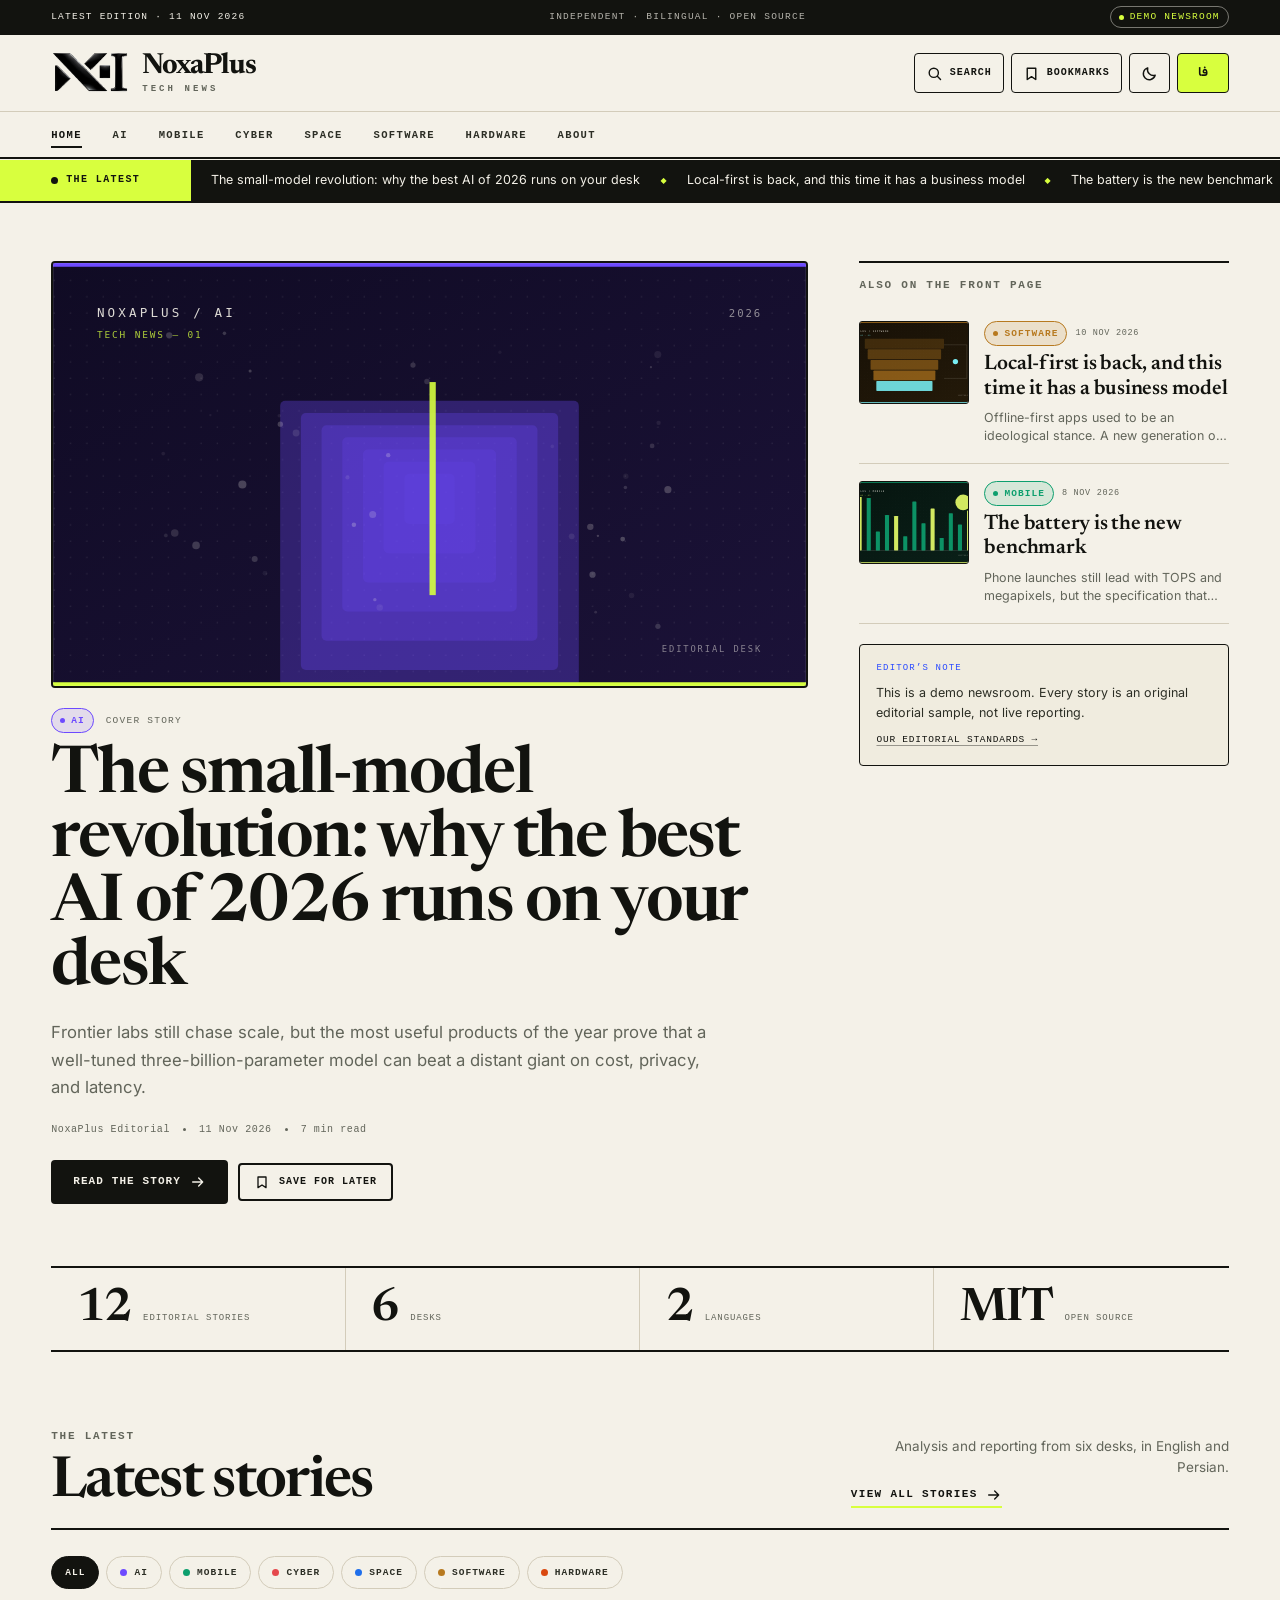
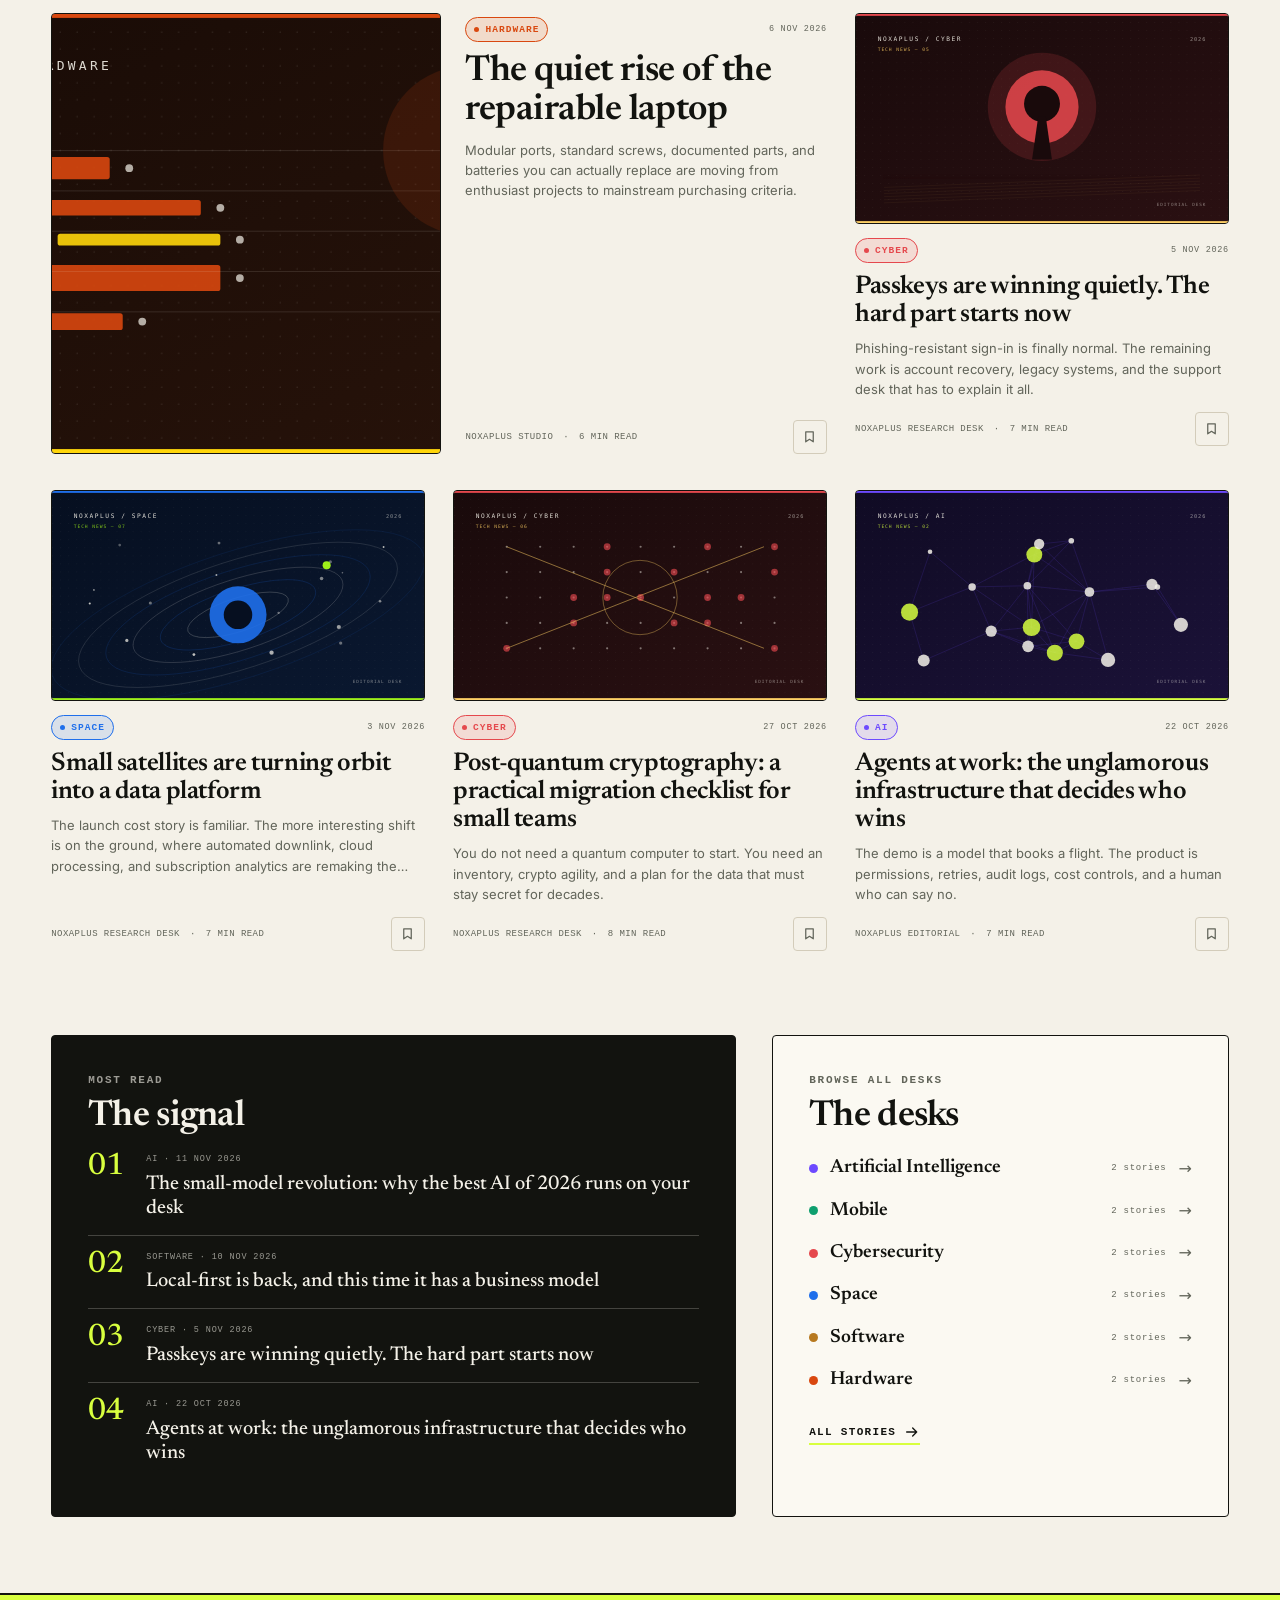
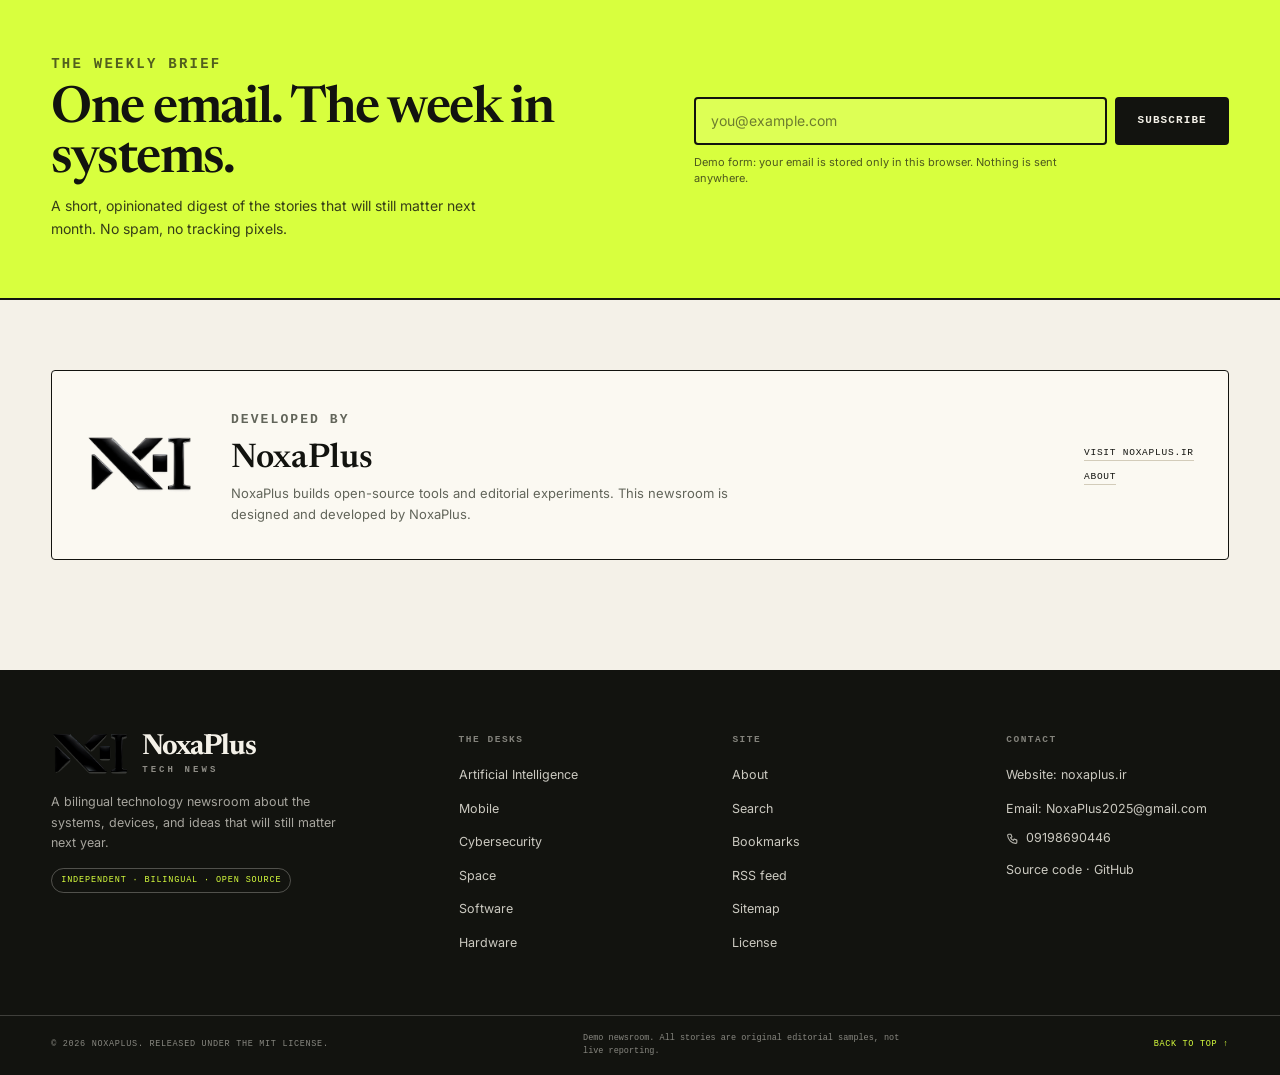
<file: index.html>
<!DOCTYPE html>
<html lang="en" dir="ltr" data-theme="light">
<head>
  <meta charset="utf-8">
  <meta name="viewport" content="width=device-width, initial-scale=1">
  <meta name="theme-color" content="#f4f1e8">
  <title>NoxaPlus Tech News — Signals, not noise.</title>
  <meta name="description" content="A bilingual technology newsroom about the systems, devices, and ideas that will still matter next year. Twelve original editorial samples across six desks.">
  <meta name="author" content="NoxaPlus">
  <link rel="canonical" href="https://noxaplus-star.github.io/noxaplus-tech-news/">
  <meta property="og:site_name" content="NoxaPlus Tech News">
  <meta property="og:type" content="website">
  <meta property="og:title" content="NoxaPlus Tech News — Signals, not noise.">
  <meta property="og:description" content="A bilingual technology newsroom about the systems, devices, and ideas that will still matter next year.">
  <meta property="og:url" content="https://noxaplus-star.github.io/noxaplus-tech-news/">
  <meta property="og:image" content="https://noxaplus-star.github.io/noxaplus-tech-news/assets/og/default.png">
  <meta property="og:image:width" content="1200">
  <meta property="og:image:height" content="630">
  <meta property="og:locale" content="en_GB">
  <meta name="twitter:card" content="summary_large_image">
  <meta name="twitter:title" content="NoxaPlus Tech News — Signals, not noise.">
  <meta name="twitter:description" content="A bilingual technology newsroom about the systems, devices, and ideas that will still matter next year.">
  <meta name="twitter:image" content="https://noxaplus-star.github.io/noxaplus-tech-news/assets/og/default.png">
  <link rel="icon" href="assets/icons/favicon.svg" type="image/svg+xml">
  <link rel="apple-touch-icon" href="assets/icons/apple-touch-icon.png">
  <link rel="manifest" href="manifest.webmanifest">
  <link rel="alternate" type="application/rss+xml" title="NoxaPlus Tech News" href="feed.xml">
  <link rel="stylesheet" href="style.css">
  <script>
    (function () {
      try {
        var lang = localStorage.getItem('noxa_lang') === 'fa' ? 'fa' : 'en';
        var theme = localStorage.getItem('noxa_theme');
        if (theme !== 'dark' && theme !== 'light') {
          theme = window.matchMedia && window.matchMedia('(prefers-color-scheme: dark)').matches ? 'dark' : 'light';
        }
        var html = document.documentElement;
        html.lang = lang;
        html.dir = lang === 'fa' ? 'rtl' : 'ltr';
        html.dataset.lang = lang;
        html.dataset.theme = theme;
      } catch (error) { /* defaults are already in the markup */ }
    })();
  </script>
</head>
<body data-page="home">
  <a class="skip-link" href="#main" id="skip-link">Skip to content</a>
  <div id="site-header"></div>
  <main id="main">
    <div id="page"></div>
  </main>
  <noscript>
    <div class="container" style="padding-block:48px">
      <p><strong>NoxaPlus Tech News</strong> is a bilingual demo newsroom. JavaScript is required for this interactive edition. You can read the raw editorial data in <a href="assets/data/news.js">assets/data/news.js</a>.</p>
      <p lang="fa" dir="rtl" style="margin-top:16px">نواپلاس تک‌نیوز یک خبرگزاری نمایشی دوزبانه است. برای این نسخهٔ تعاملی به جاوااسکریپت نیاز است. دادهٔ خام تحریریه را در <a href="assets/data/news.js">assets/data/news.js</a> بخوانید.</p>
    </div>
  </noscript>
  <div id="site-footer"></div>
  <script src="assets/data/news.js" defer></script>
  <script src="app.js" defer></script>
</body>
</html>
</file>
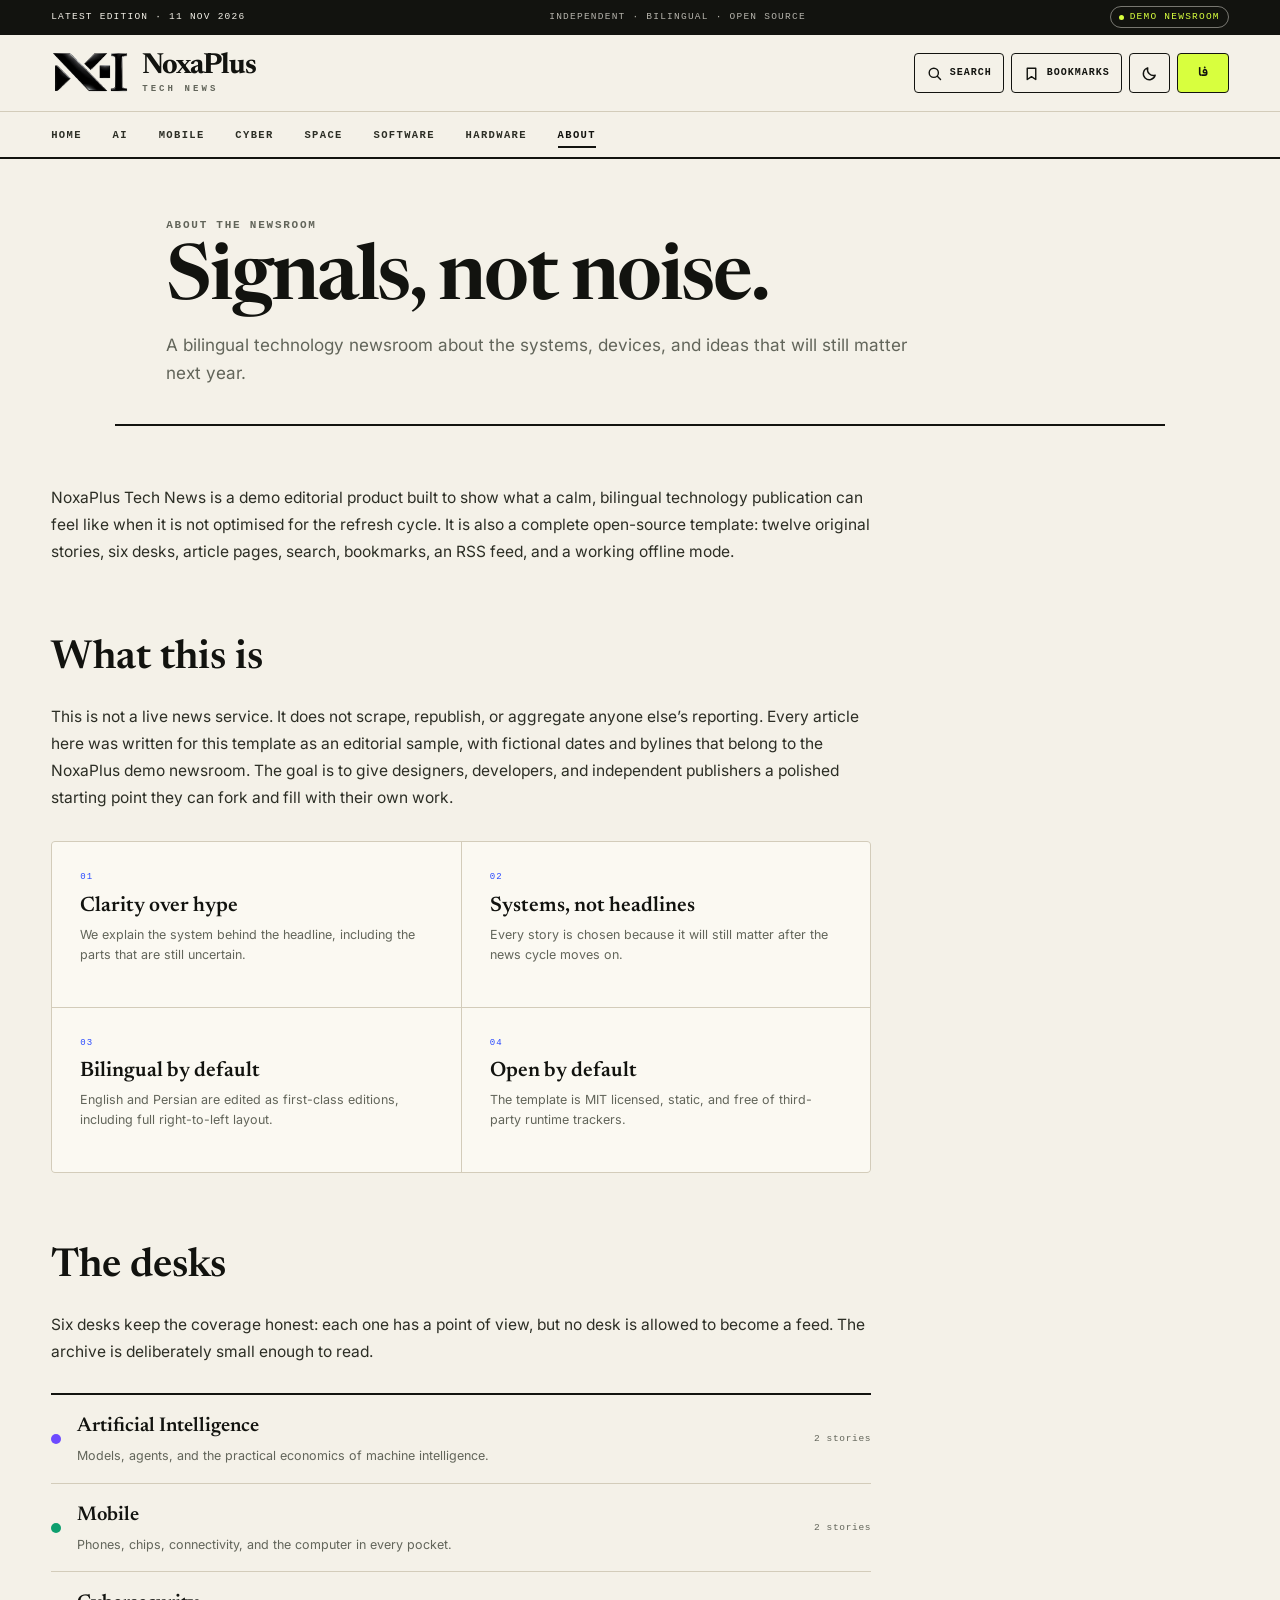
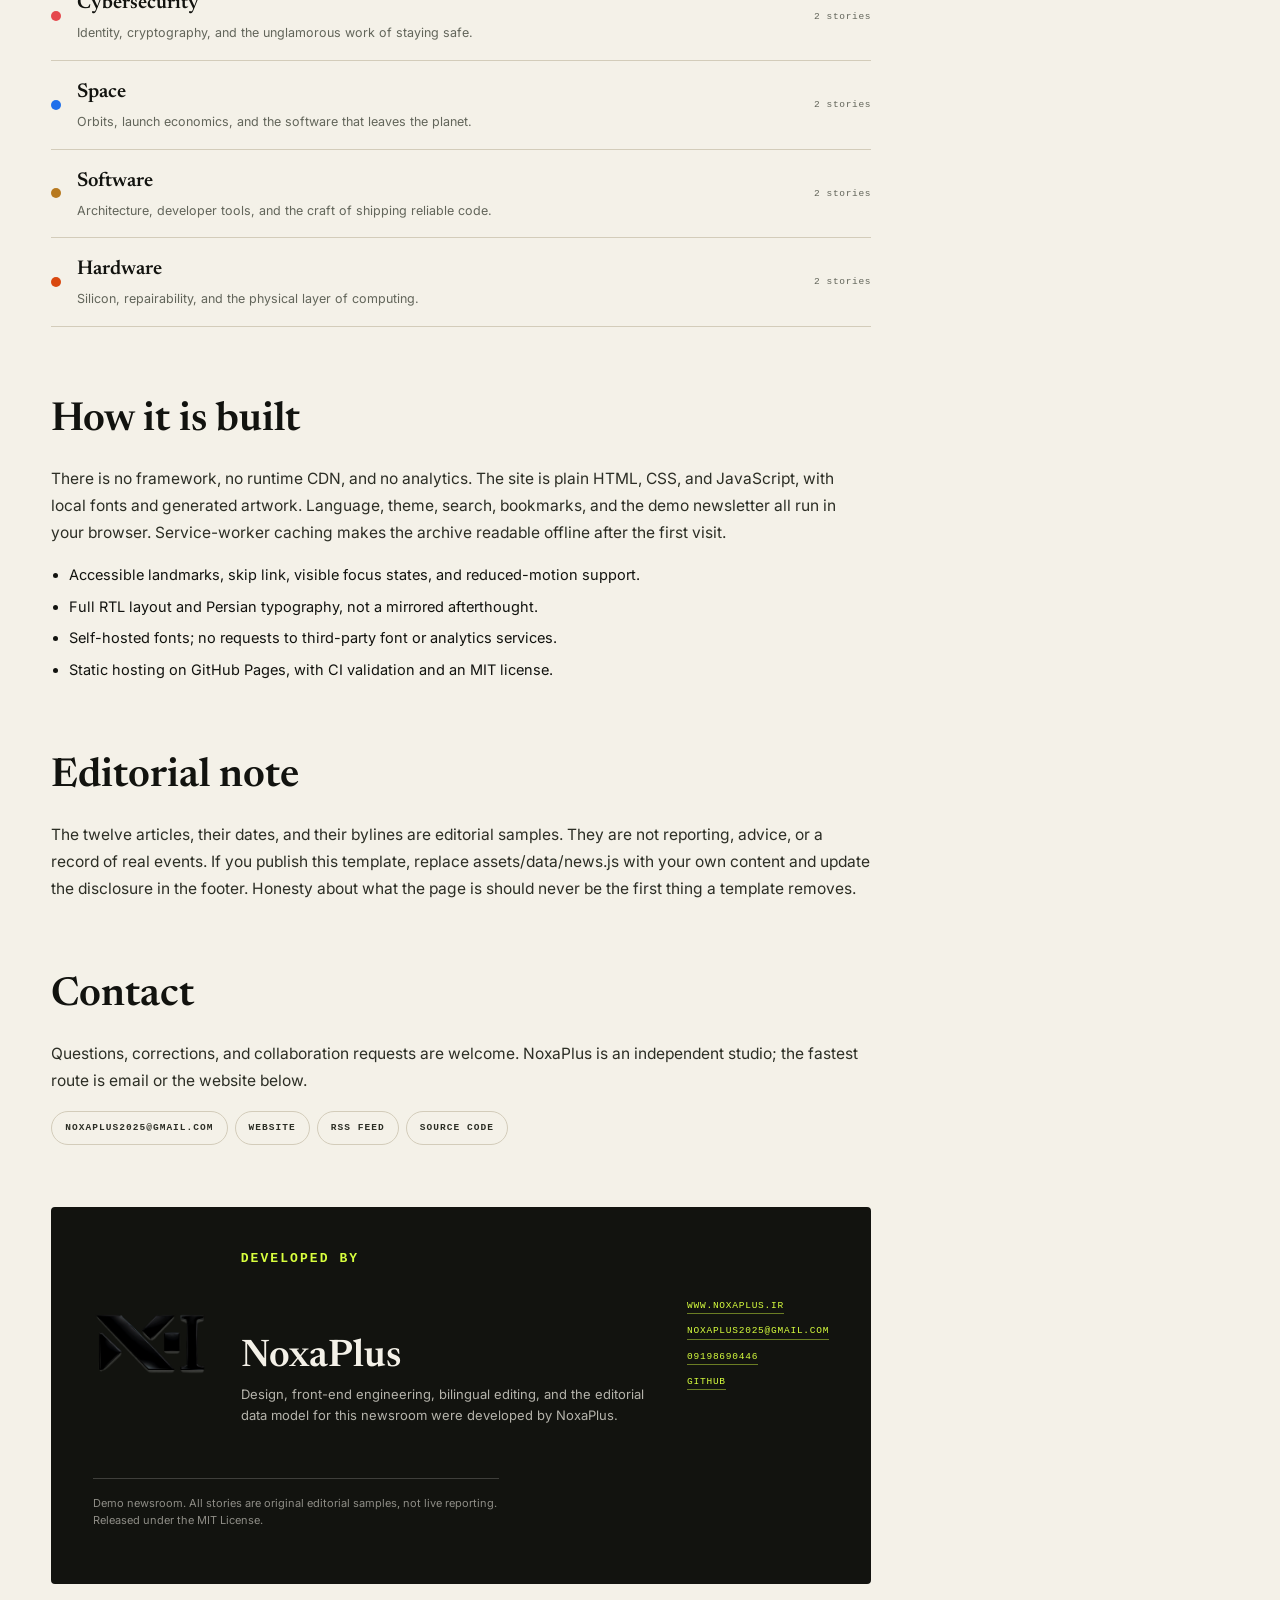
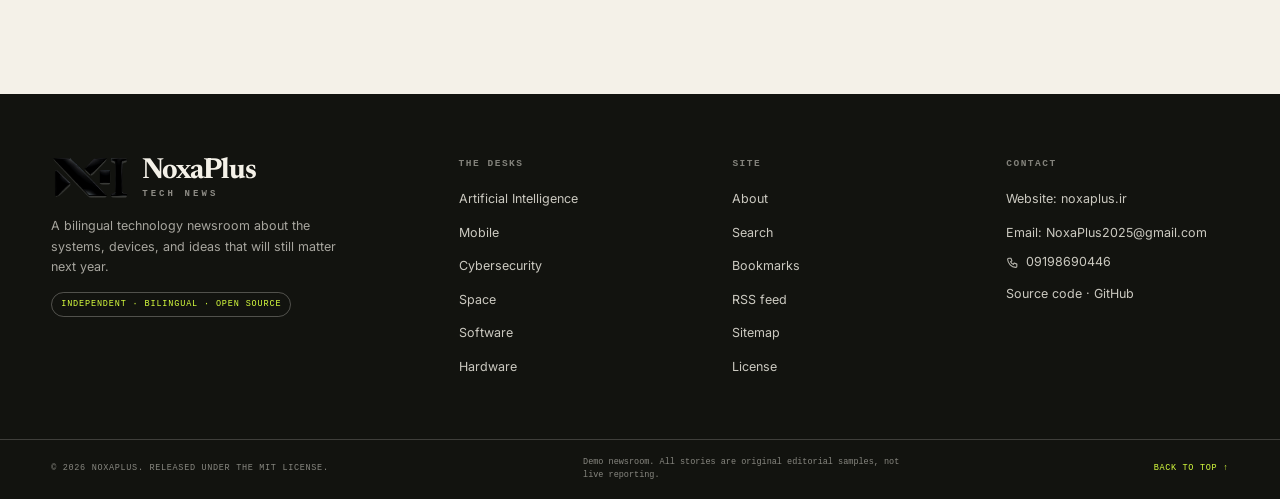
<file: about.html>
<!DOCTYPE html>
<html lang="en" dir="ltr" data-theme="light">
<head>
  <meta charset="utf-8">
  <meta name="viewport" content="width=device-width, initial-scale=1">
  <meta name="theme-color" content="#f4f1e8">
  <title>About the newsroom — NoxaPlus Tech News</title>
  <meta name="description" content="Why NoxaPlus Tech News exists, how its bilingual newsroom works, what each desk covers, and how the site is built by NoxaPlus.">
  <meta name="author" content="NoxaPlus">
  <link rel="canonical" href="https://noxaplus-star.github.io/noxaplus-tech-news/about.html">
  <meta property="og:site_name" content="NoxaPlus Tech News">
  <meta property="og:type" content="website">
  <meta property="og:title" content="About the newsroom — NoxaPlus Tech News">
  <meta property="og:description" content="Why NoxaPlus Tech News exists, how its bilingual newsroom works, and what each desk covers.">
  <meta property="og:url" content="https://noxaplus-star.github.io/noxaplus-tech-news/about.html">
  <meta property="og:image" content="https://noxaplus-star.github.io/noxaplus-tech-news/assets/og/default.png">
  <meta property="og:image:width" content="1200">
  <meta property="og:image:height" content="630">
  <meta property="og:locale" content="en_GB">
  <meta name="twitter:card" content="summary_large_image">
  <meta name="twitter:title" content="About the newsroom — NoxaPlus Tech News">
  <meta name="twitter:description" content="Why NoxaPlus Tech News exists, how its bilingual newsroom works, and what each desk covers.">
  <meta name="twitter:image" content="https://noxaplus-star.github.io/noxaplus-tech-news/assets/og/default.png">
  <link rel="icon" href="assets/icons/favicon.svg" type="image/svg+xml">
  <link rel="apple-touch-icon" href="assets/icons/apple-touch-icon.png">
  <link rel="manifest" href="manifest.webmanifest">
  <link rel="alternate" type="application/rss+xml" title="NoxaPlus Tech News" href="feed.xml">
  <link rel="stylesheet" href="style.css">
  <script>
    (function () {
      try {
        var lang = localStorage.getItem('noxa_lang') === 'fa' ? 'fa' : 'en';
        var theme = localStorage.getItem('noxa_theme');
        if (theme !== 'dark' && theme !== 'light') {
          theme = window.matchMedia && window.matchMedia('(prefers-color-scheme: dark)').matches ? 'dark' : 'light';
        }
        var html = document.documentElement;
        html.lang = lang;
        html.dir = lang === 'fa' ? 'rtl' : 'ltr';
        html.dataset.lang = lang;
        html.dataset.theme = theme;
      } catch (error) { /* defaults are already in the markup */ }
    })();
  </script>
</head>
<body data-page="about">
  <a class="skip-link" href="#main" id="skip-link">Skip to content</a>
  <div id="site-header"></div>
  <main id="main">
    <div id="page"></div>
  </main>
  <noscript>
    <div class="container" style="padding-block:48px">
      <p><strong>NoxaPlus Tech News</strong> is an open-source bilingual demo newsroom designed and built by NoxaPlus. Enable JavaScript to read the full editorial statement.</p>
      <p lang="fa" dir="rtl" style="margin-top:16px">نواپلاس تک‌نیوز یک خبرگزاری نمایشی دوزبانه و متن‌باز است که توسط NoxaPlus طراحی و ساخته شده است. برای خواندن متن کامل، جاوااسکریپت را فعال کنید.</p>
    </div>
  </noscript>
  <div id="site-footer"></div>
  <script src="assets/data/news.js" defer></script>
  <script src="app.js" defer></script>
</body>
</html>
</file>
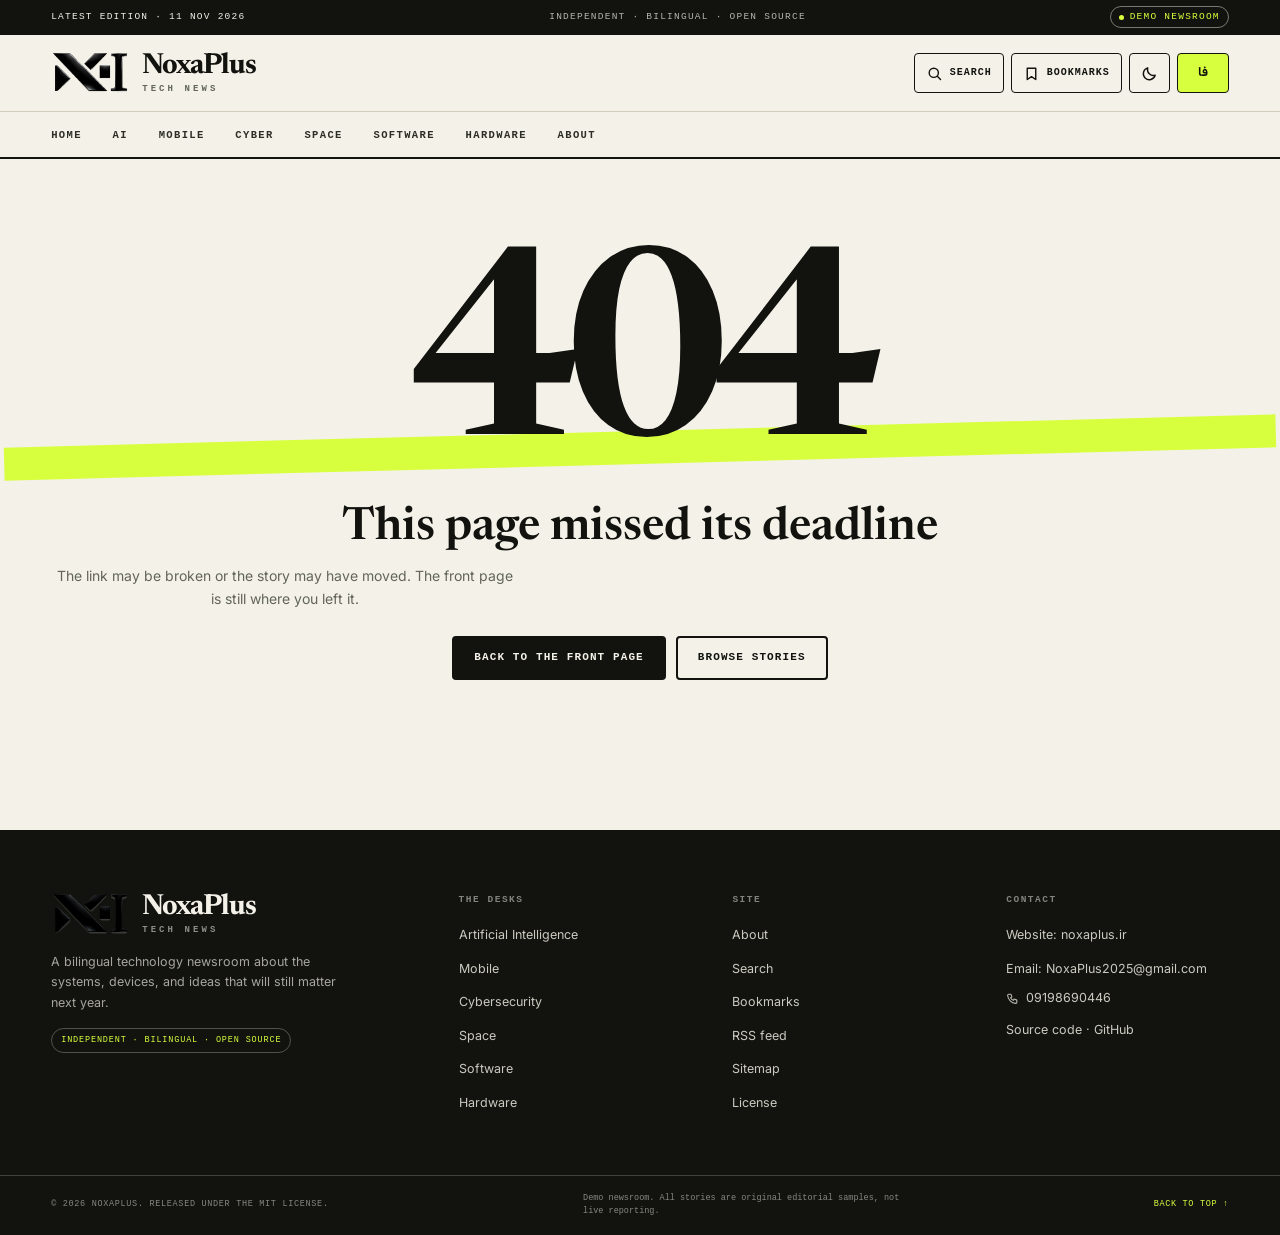
<file: article.html>
<!DOCTYPE html>
<html lang="en" dir="ltr" data-theme="light">
<head>
  <meta charset="utf-8">
  <meta name="viewport" content="width=device-width, initial-scale=1">
  <meta name="theme-color" content="#f4f1e8">
  <title>Story — NoxaPlus Tech News</title>
  <meta name="description" content="Read a story from NoxaPlus Tech News, a bilingual demo newsroom covering AI, mobile, cybersecurity, space, software, and hardware.">
  <meta name="author" content="NoxaPlus">
  <link rel="canonical" href="https://noxaplus-star.github.io/noxaplus-tech-news/article.html">
  <meta property="og:site_name" content="NoxaPlus Tech News">
  <meta property="og:type" content="article">
  <meta property="og:title" content="Story — NoxaPlus Tech News">
  <meta property="og:description" content="Read a story from NoxaPlus Tech News, a bilingual demo newsroom.">
  <meta property="og:url" content="https://noxaplus-star.github.io/noxaplus-tech-news/article.html">
  <meta property="og:image" content="https://noxaplus-star.github.io/noxaplus-tech-news/assets/og/default.png">
  <meta property="og:image:width" content="1200">
  <meta property="og:image:height" content="630">
  <meta property="og:locale" content="en_GB">
  <meta name="twitter:card" content="summary_large_image">
  <meta name="twitter:title" content="Story — NoxaPlus Tech News">
  <meta name="twitter:description" content="Read a story from NoxaPlus Tech News, a bilingual demo newsroom.">
  <meta name="twitter:image" content="https://noxaplus-star.github.io/noxaplus-tech-news/assets/og/default.png">
  <link rel="icon" href="assets/icons/favicon.svg" type="image/svg+xml">
  <link rel="apple-touch-icon" href="assets/icons/apple-touch-icon.png">
  <link rel="manifest" href="manifest.webmanifest">
  <link rel="alternate" type="application/rss+xml" title="NoxaPlus Tech News" href="feed.xml">
  <link rel="stylesheet" href="style.css">
  <script>
    (function () {
      try {
        var lang = localStorage.getItem('noxa_lang') === 'fa' ? 'fa' : 'en';
        var theme = localStorage.getItem('noxa_theme');
        if (theme !== 'dark' && theme !== 'light') {
          theme = window.matchMedia && window.matchMedia('(prefers-color-scheme: dark)').matches ? 'dark' : 'light';
        }
        var html = document.documentElement;
        html.lang = lang;
        html.dir = lang === 'fa' ? 'rtl' : 'ltr';
        html.dataset.lang = lang;
        html.dataset.theme = theme;
      } catch (error) { /* defaults are already in the markup */ }
    })();
  </script>
</head>
<body data-page="article">
  <a class="skip-link" href="#main" id="skip-link">Skip to content</a>
  <div class="reading-progress" aria-hidden="true"><span></span></div>
  <div id="site-header"></div>
  <main id="main">
    <div id="page"></div>
  </main>
  <noscript>
    <div class="container" style="padding-block:48px">
      <p><strong>NoxaPlus Tech News</strong> renders stories from its local editorial data. Please enable JavaScript to read the full article.</p>
      <p lang="fa" dir="rtl" style="margin-top:16px">نواپلاس تک‌نیوز مقاله‌ها را از دادهٔ تحریریهٔ محلی می‌سازد. برای خواندن متن کامل، جاوااسکریپت را فعال کنید.</p>
    </div>
  </noscript>
  <div id="site-footer"></div>
  <script src="assets/data/news.js" defer></script>
  <script src="app.js" defer></script>
</body>
</html>
</file>
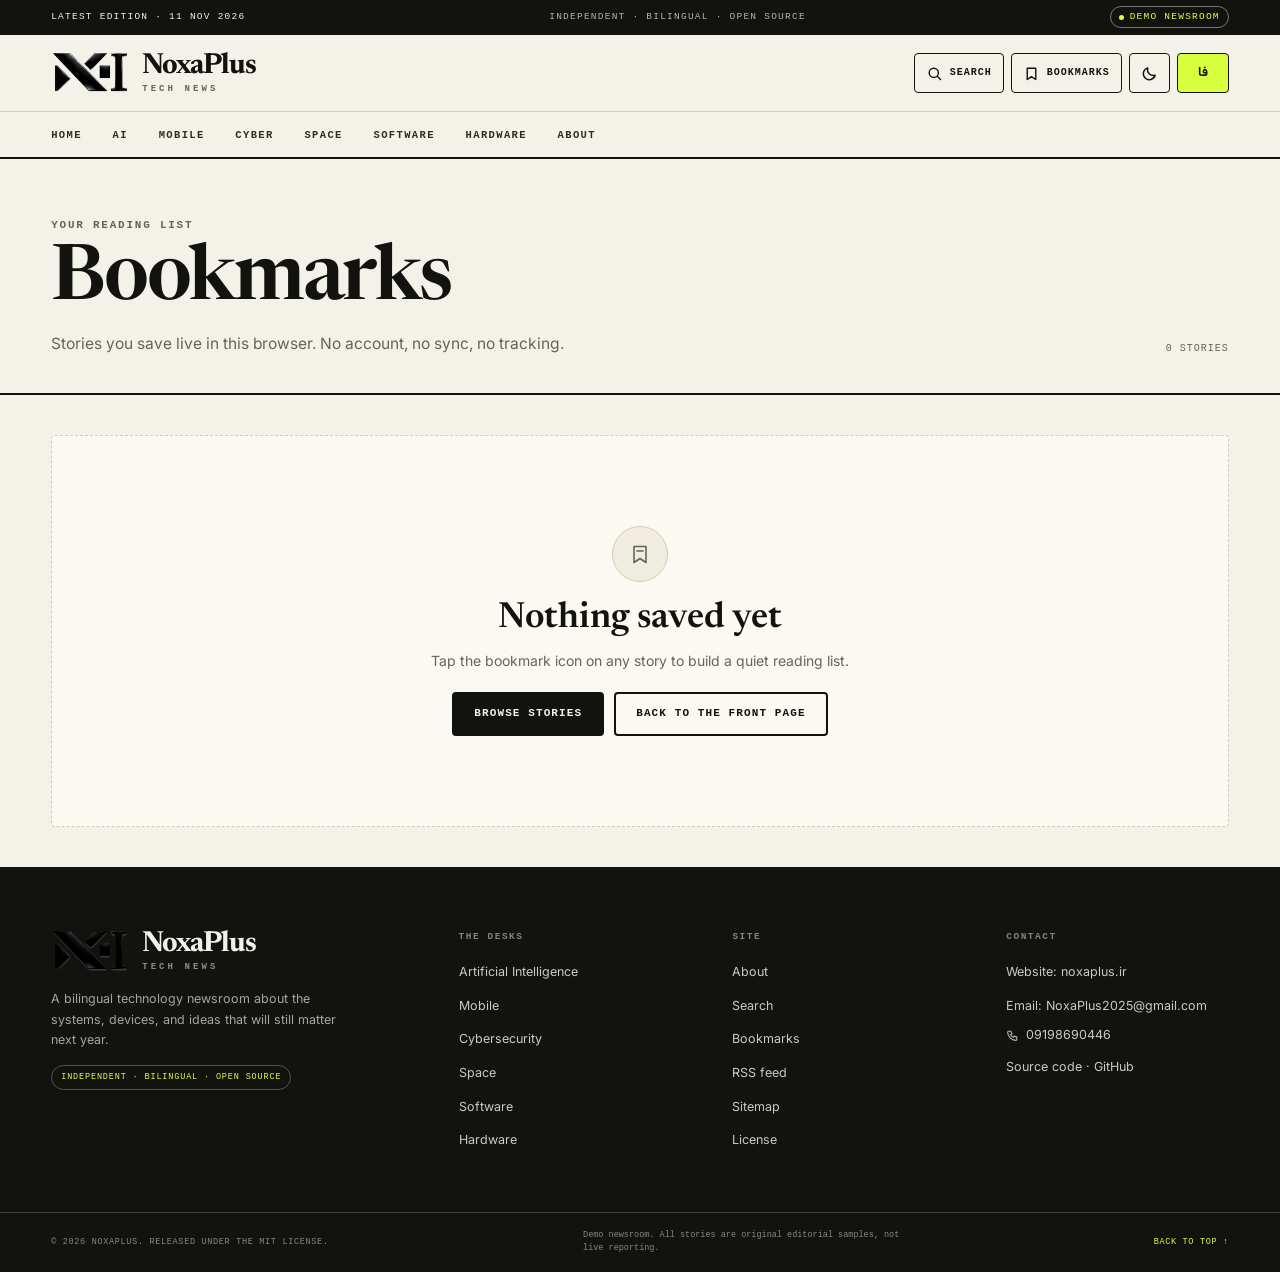
<file: bookmarks.html>
<!DOCTYPE html>
<html lang="en" dir="ltr" data-theme="light">
<head>
  <meta charset="utf-8">
  <meta name="viewport" content="width=device-width, initial-scale=1">
  <meta name="theme-color" content="#f4f1e8">
  <title>Reading list — NoxaPlus Tech News</title>
  <meta name="description" content="Your saved stories from NoxaPlus Tech News. Bookmarks are stored privately in this browser, with no account and no tracking.">
  <meta name="author" content="NoxaPlus">
  <meta name="robots" content="noindex,follow">
  <link rel="canonical" href="https://noxaplus-star.github.io/noxaplus-tech-news/bookmarks.html">
  <meta property="og:site_name" content="NoxaPlus Tech News">
  <meta property="og:type" content="website">
  <meta property="og:title" content="Reading list — NoxaPlus Tech News">
  <meta property="og:description" content="Your saved stories from NoxaPlus Tech News, stored privately in this browser.">
  <meta property="og:url" content="https://noxaplus-star.github.io/noxaplus-tech-news/bookmarks.html">
  <meta property="og:image" content="https://noxaplus-star.github.io/noxaplus-tech-news/assets/og/default.png">
  <meta property="og:image:width" content="1200">
  <meta property="og:image:height" content="630">
  <meta property="og:locale" content="en_GB">
  <meta name="twitter:card" content="summary_large_image">
  <meta name="twitter:title" content="Reading list — NoxaPlus Tech News">
  <meta name="twitter:description" content="Your saved stories from NoxaPlus Tech News, stored privately in this browser.">
  <meta name="twitter:image" content="https://noxaplus-star.github.io/noxaplus-tech-news/assets/og/default.png">
  <link rel="icon" href="assets/icons/favicon.svg" type="image/svg+xml">
  <link rel="apple-touch-icon" href="assets/icons/apple-touch-icon.png">
  <link rel="manifest" href="manifest.webmanifest">
  <link rel="alternate" type="application/rss+xml" title="NoxaPlus Tech News" href="feed.xml">
  <link rel="stylesheet" href="style.css">
  <script>
    (function () {
      try {
        var lang = localStorage.getItem('noxa_lang') === 'fa' ? 'fa' : 'en';
        var theme = localStorage.getItem('noxa_theme');
        if (theme !== 'dark' && theme !== 'light') {
          theme = window.matchMedia && window.matchMedia('(prefers-color-scheme: dark)').matches ? 'dark' : 'light';
        }
        var html = document.documentElement;
        html.lang = lang;
        html.dir = lang === 'fa' ? 'rtl' : 'ltr';
        html.dataset.lang = lang;
        html.dataset.theme = theme;
      } catch (error) { /* defaults are already in the markup */ }
    })();
  </script>
</head>
<body data-page="bookmarks">
  <a class="skip-link" href="#main" id="skip-link">Skip to content</a>
  <div id="site-header"></div>
  <main id="main">
    <div id="page"></div>
  </main>
  <noscript>
    <div class="container" style="padding-block:48px">
      <p><strong>NoxaPlus Tech News</strong> keeps your reading list in this browser. Please enable JavaScript to see your saved stories.</p>
      <p lang="fa" dir="rtl" style="margin-top:16px">نواپلاس تک‌نیوز فهرست خواندن شما را در همین مرورگر نگه می‌دارد. برای دیدن مقاله‌های ذخیره‌شده، جاوااسکریپت را فعال کنید.</p>
    </div>
  </noscript>
  <div id="site-footer"></div>
  <script src="assets/data/news.js" defer></script>
  <script src="app.js" defer></script>
</body>
</html>
</file>
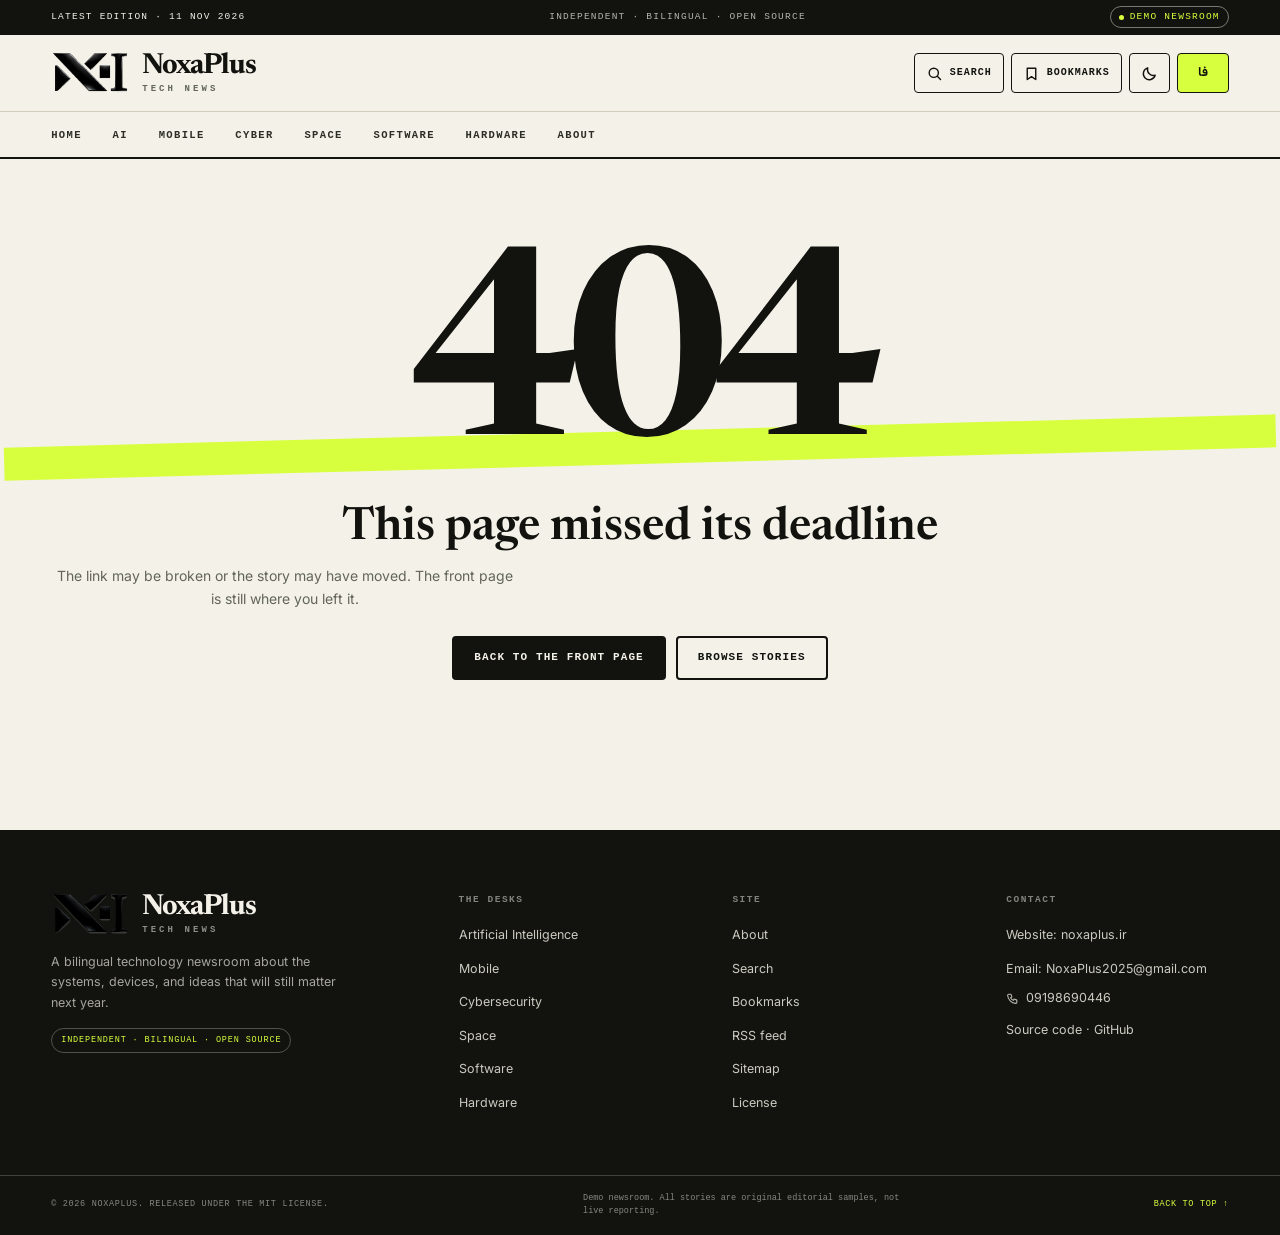
<file: category.html>
<!DOCTYPE html>
<html lang="en" dir="ltr" data-theme="light">
<head>
  <meta charset="utf-8">
  <meta name="viewport" content="width=device-width, initial-scale=1">
  <meta name="theme-color" content="#f4f1e8">
  <title>Desk — NoxaPlus Tech News</title>
  <meta name="description" content="Browse a desk from NoxaPlus Tech News: artificial intelligence, mobile, cybersecurity, space, software, or hardware.">
  <meta name="author" content="NoxaPlus">
  <link rel="canonical" href="https://noxaplus-star.github.io/noxaplus-tech-news/category.html">
  <meta property="og:site_name" content="NoxaPlus Tech News">
  <meta property="og:type" content="website">
  <meta property="og:title" content="Desk — NoxaPlus Tech News">
  <meta property="og:description" content="Browse a desk from NoxaPlus Tech News, a bilingual demo newsroom.">
  <meta property="og:url" content="https://noxaplus-star.github.io/noxaplus-tech-news/category.html">
  <meta property="og:image" content="https://noxaplus-star.github.io/noxaplus-tech-news/assets/og/default.png">
  <meta property="og:image:width" content="1200">
  <meta property="og:image:height" content="630">
  <meta property="og:locale" content="en_GB">
  <meta name="twitter:card" content="summary_large_image">
  <meta name="twitter:title" content="Desk — NoxaPlus Tech News">
  <meta name="twitter:description" content="Browse a desk from NoxaPlus Tech News, a bilingual demo newsroom.">
  <meta name="twitter:image" content="https://noxaplus-star.github.io/noxaplus-tech-news/assets/og/default.png">
  <link rel="icon" href="assets/icons/favicon.svg" type="image/svg+xml">
  <link rel="apple-touch-icon" href="assets/icons/apple-touch-icon.png">
  <link rel="manifest" href="manifest.webmanifest">
  <link rel="alternate" type="application/rss+xml" title="NoxaPlus Tech News" href="feed.xml">
  <link rel="stylesheet" href="style.css">
  <script>
    (function () {
      try {
        var lang = localStorage.getItem('noxa_lang') === 'fa' ? 'fa' : 'en';
        var theme = localStorage.getItem('noxa_theme');
        if (theme !== 'dark' && theme !== 'light') {
          theme = window.matchMedia && window.matchMedia('(prefers-color-scheme: dark)').matches ? 'dark' : 'light';
        }
        var html = document.documentElement;
        html.lang = lang;
        html.dir = lang === 'fa' ? 'rtl' : 'ltr';
        html.dataset.lang = lang;
        html.dataset.theme = theme;
      } catch (error) { /* defaults are already in the markup */ }
    })();
  </script>
</head>
<body data-page="category">
  <a class="skip-link" href="#main" id="skip-link">Skip to content</a>
  <div id="site-header"></div>
  <main id="main">
    <div id="page"></div>
  </main>
  <noscript>
    <div class="container" style="padding-block:48px">
      <p><strong>NoxaPlus Tech News</strong> organises its stories into six desks. Enable JavaScript to browse them, or open <a href="index.html">the front page</a>.</p>
      <p lang="fa" dir="rtl" style="margin-top:16px">نواپلاس تک‌نیوز مقاله‌ها را در شش میز خبری دسته‌بندی می‌کند. برای مرور آن‌ها جاوااسکریپت را فعال کنید یا <a href="index.html">صفحهٔ اصلی</a> را باز کنید.</p>
    </div>
  </noscript>
  <div id="site-footer"></div>
  <script src="assets/data/news.js" defer></script>
  <script src="app.js" defer></script>
</body>
</html>
</file>
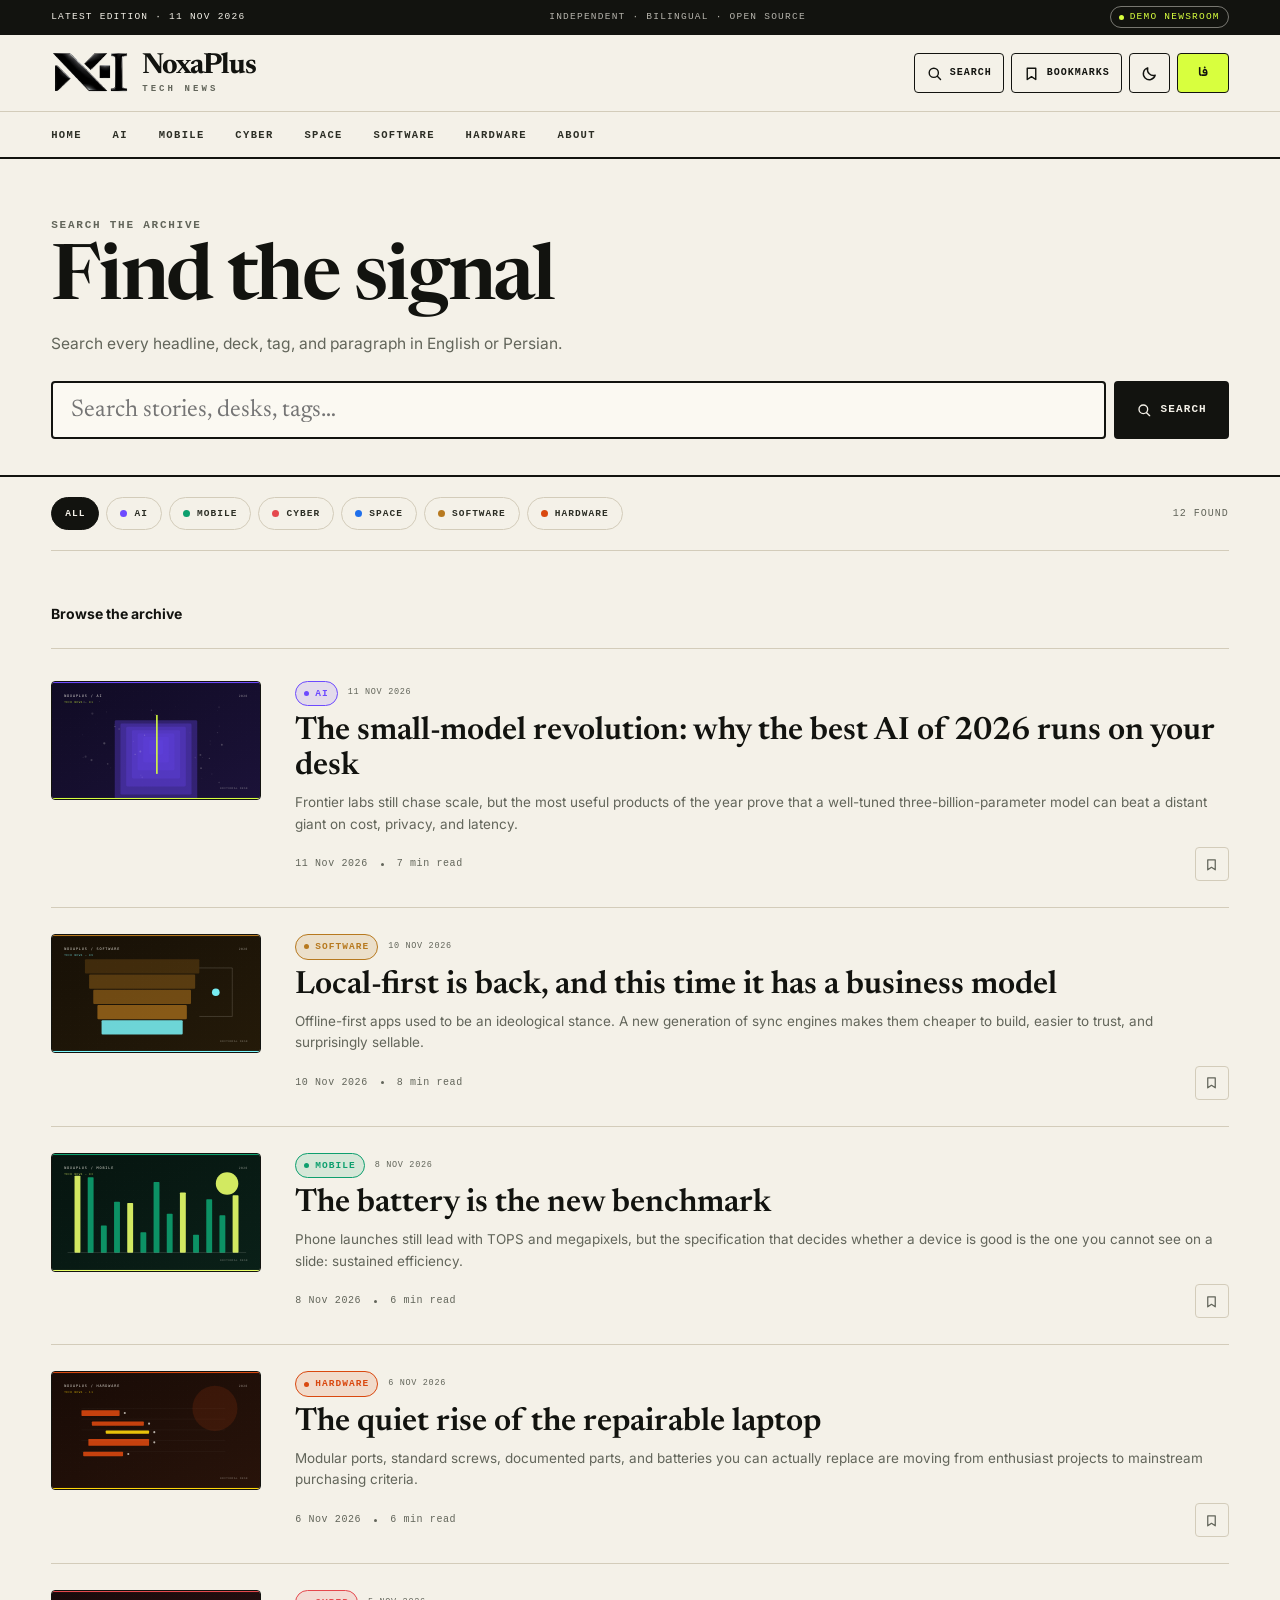
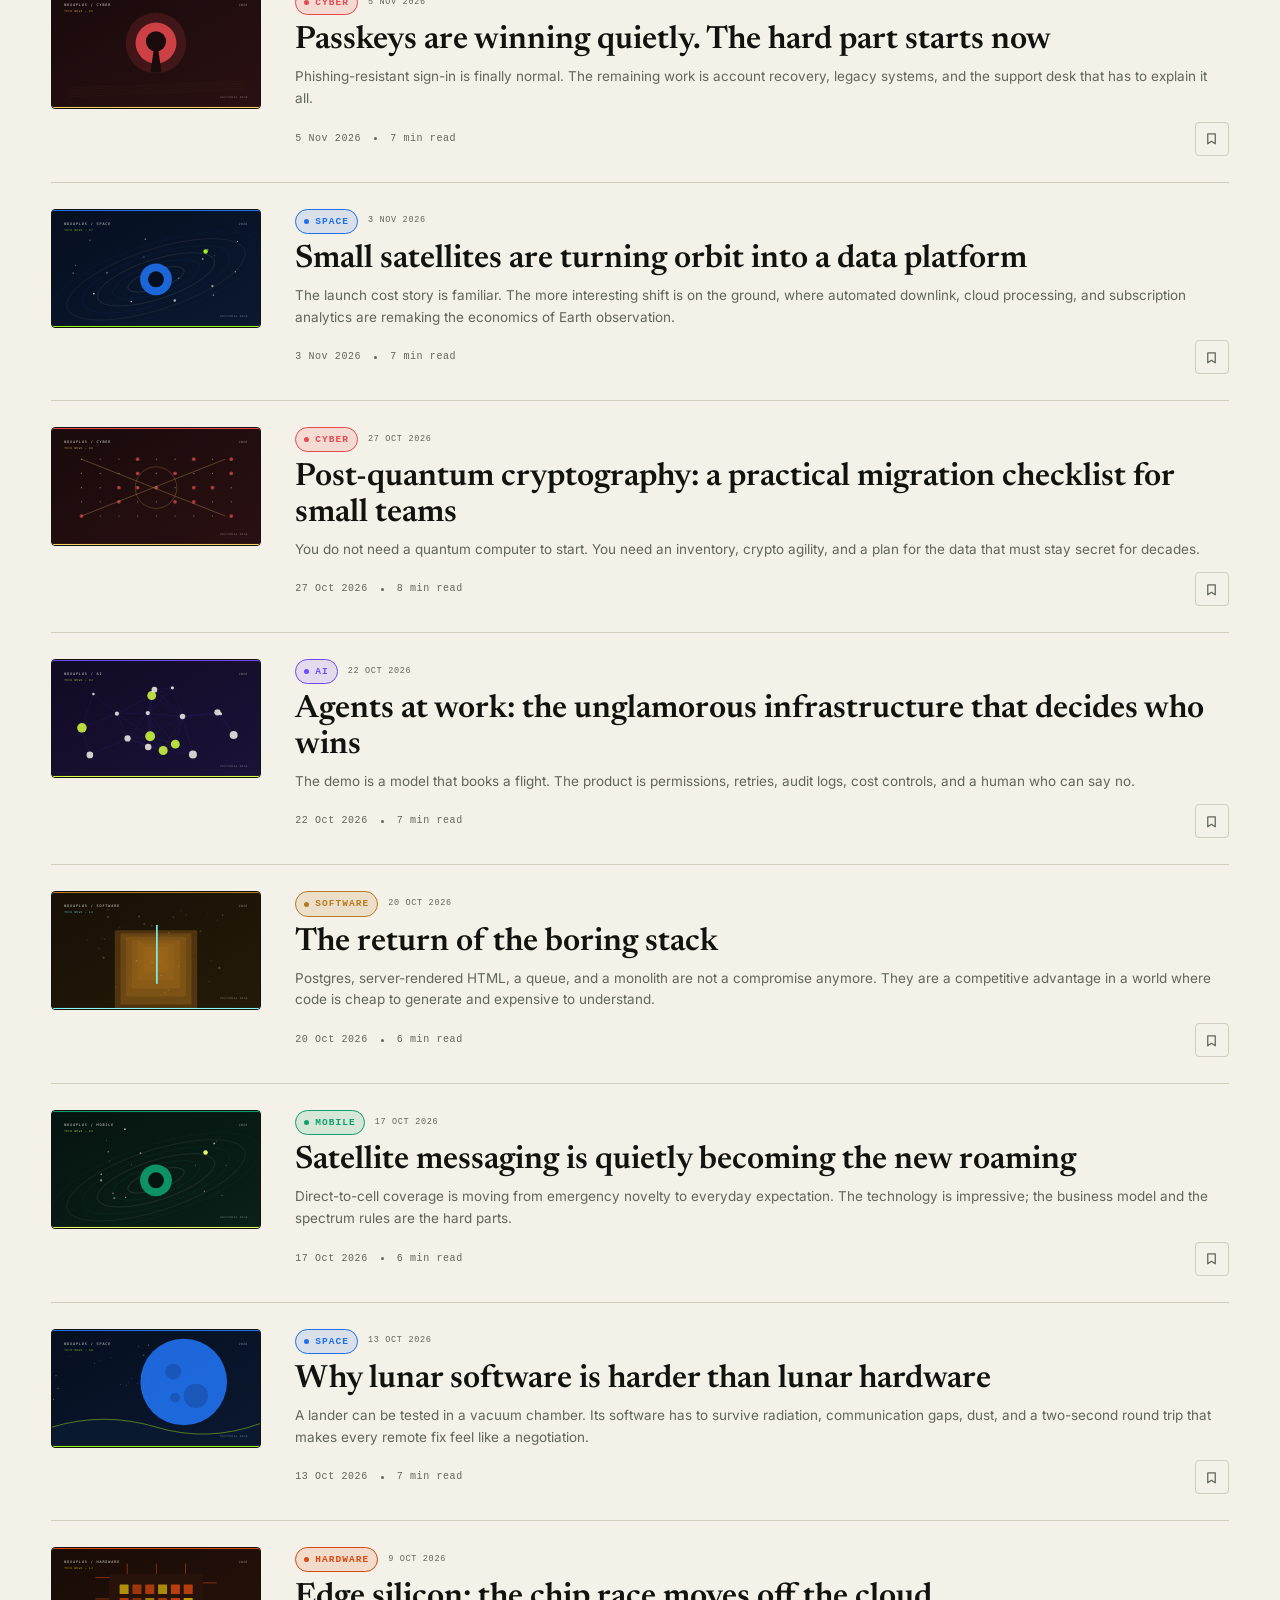
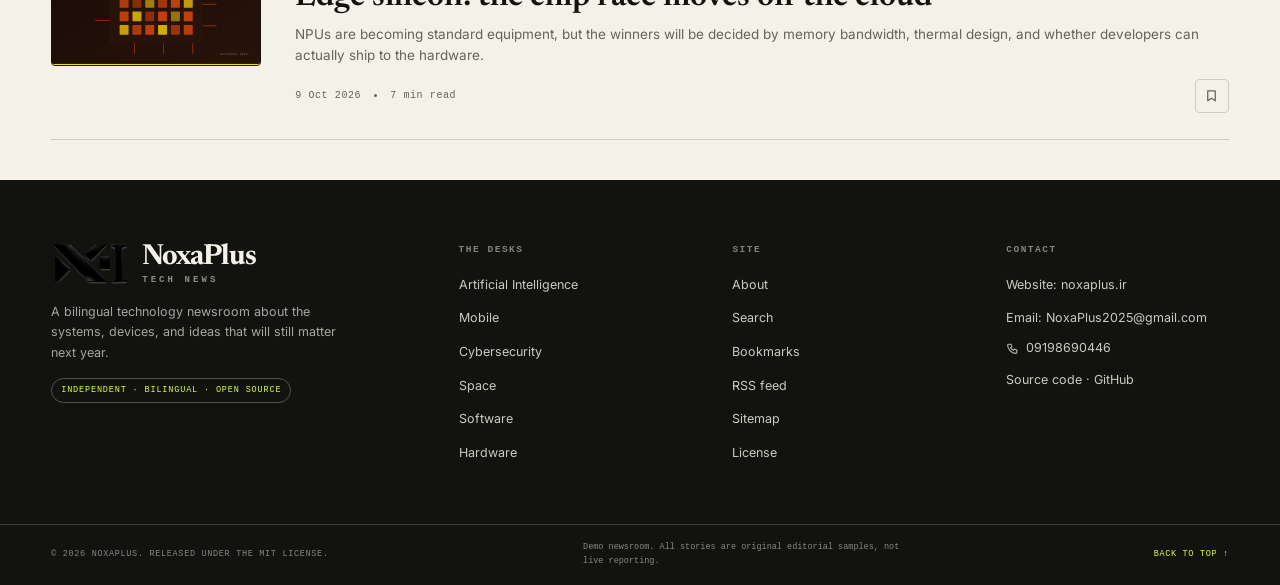
<file: search.html>
<!DOCTYPE html>
<html lang="en" dir="ltr" data-theme="light">
<head>
  <meta charset="utf-8">
  <meta name="viewport" content="width=device-width, initial-scale=1">
  <meta name="theme-color" content="#f4f1e8">
  <title>Search — NoxaPlus Tech News</title>
  <meta name="description" content="Search the NoxaPlus Tech News archive in English or Persian: headlines, decks, tags, and full article text.">
  <meta name="author" content="NoxaPlus">
  <meta name="robots" content="noindex,follow">
  <link rel="canonical" href="https://noxaplus-star.github.io/noxaplus-tech-news/search.html">
  <meta property="og:site_name" content="NoxaPlus Tech News">
  <meta property="og:type" content="website">
  <meta property="og:title" content="Search — NoxaPlus Tech News">
  <meta property="og:description" content="Search the NoxaPlus Tech News archive in English or Persian.">
  <meta property="og:url" content="https://noxaplus-star.github.io/noxaplus-tech-news/search.html">
  <meta property="og:image" content="https://noxaplus-star.github.io/noxaplus-tech-news/assets/og/default.png">
  <meta property="og:image:width" content="1200">
  <meta property="og:image:height" content="630">
  <meta property="og:locale" content="en_GB">
  <meta name="twitter:card" content="summary_large_image">
  <meta name="twitter:title" content="Search — NoxaPlus Tech News">
  <meta name="twitter:description" content="Search the NoxaPlus Tech News archive in English or Persian.">
  <meta name="twitter:image" content="https://noxaplus-star.github.io/noxaplus-tech-news/assets/og/default.png">
  <link rel="icon" href="assets/icons/favicon.svg" type="image/svg+xml">
  <link rel="apple-touch-icon" href="assets/icons/apple-touch-icon.png">
  <link rel="manifest" href="manifest.webmanifest">
  <link rel="alternate" type="application/rss+xml" title="NoxaPlus Tech News" href="feed.xml">
  <link rel="stylesheet" href="style.css">
  <script>
    (function () {
      try {
        var lang = localStorage.getItem('noxa_lang') === 'fa' ? 'fa' : 'en';
        var theme = localStorage.getItem('noxa_theme');
        if (theme !== 'dark' && theme !== 'light') {
          theme = window.matchMedia && window.matchMedia('(prefers-color-scheme: dark)').matches ? 'dark' : 'light';
        }
        var html = document.documentElement;
        html.lang = lang;
        html.dir = lang === 'fa' ? 'rtl' : 'ltr';
        html.dataset.lang = lang;
        html.dataset.theme = theme;
      } catch (error) { /* defaults are already in the markup */ }
    })();
  </script>
</head>
<body data-page="search">
  <a class="skip-link" href="#main" id="skip-link">Skip to content</a>
  <div id="site-header"></div>
  <main id="main">
    <div id="page"></div>
  </main>
  <noscript>
    <div class="container" style="padding-block:48px">
      <p>Search requires JavaScript. Browse <a href="index.html">the front page</a> instead.</p>
      <p lang="fa" dir="rtl" style="margin-top:16px">جست‌وجو به جاوااسکریپت نیاز دارد. به‌جای آن <a href="index.html">صفحهٔ اصلی</a> را ببینید.</p>
    </div>
  </noscript>
  <div id="site-footer"></div>
  <script src="assets/data/news.js" defer></script>
  <script src="app.js" defer></script>
</body>
</html>
</file>
<file: style.css>
/* ==========================================================================
   NoxaPlus Tech News — editorial design system
   Hand-written CSS, no build step, no framework.
   ========================================================================== */

@font-face {
  font-family: 'Newsreader';
  src: url('assets/fonts/newsreader-latin-var.woff2') format('woff2');
  font-weight: 400 700;
  font-style: normal;
  font-display: swap;
}
@font-face {
  font-family: 'Newsreader';
  src: url('assets/fonts/newsreader-latin-italic-var.woff2') format('woff2');
  font-weight: 400 600;
  font-style: italic;
  font-display: swap;
}
@font-face {
  font-family: 'Inter';
  src: url('assets/fonts/inter-latin-var.woff2') format('woff2');
  font-weight: 400 700;
  font-style: normal;
  font-display: swap;
}
@font-face {
  font-family: 'Vazirmatn';
  src: url('assets/fonts/vazirmatn-var.woff2') format('woff2');
  font-weight: 100 900;
  font-style: normal;
  font-display: swap;
}

:root {
  --bg: #f4f1e8;
  --bg-2: #ebe6d7;
  --surface: #fbf9f2;
  --surface-2: #f0ecdf;
  --ink: #12130f;
  --ink-2: #2c2e25;
  --muted: #62655a;
  --line: #d3ccba;
  --line-strong: #12130f;
  --accent: #d8ff3e;
  --accent-ink: #12130f;
  --accent-2: #2b4bff;
  --danger: #c92a2a;
  --shadow: 6px 6px 0 rgba(18, 19, 15, 0.12);
  --radius: 4px;
  --container: 1300px;
  --gutter: clamp(18px, 4vw, 52px);
  --font-display: 'Newsreader', 'Iowan Old Style', 'Palatino Linotype', Georgia, serif;
  --font-body: 'Inter', system-ui, -apple-system, 'Segoe UI', sans-serif;
  --font-fa: 'Vazirmatn', 'Segoe UI', Tahoma, sans-serif;
  --font-mono: 'SFMono-Regular', ui-monospace, Menlo, Consolas, monospace;
  --header-h: 0px;
  color-scheme: light;
}

[data-theme='dark'] {
  --bg: #0e100c;
  --bg-2: #151812;
  --surface: #151810;
  --surface-2: #1b1e16;
  --ink: #f2f0e4;
  --ink-2: #dad8ca;
  --muted: #a2a594;
  --line: #2d3126;
  --line-strong: #f2f0e4;
  --accent: #d8ff3e;
  --accent-ink: #12130f;
  --accent-2: #94a8ff;
  --danger: #ff7b72;
  --shadow: 6px 6px 0 rgba(0, 0, 0, 0.45);
  color-scheme: dark;
}

/* ---------- Reset and base ---------- */

*,
*::before,
*::after { box-sizing: border-box; }

html {
  scroll-behavior: smooth;
  -webkit-text-size-adjust: 100%;
}

body {
  margin: 0;
  min-height: 100vh;
  background: var(--bg);
  color: var(--ink);
  font-family: var(--font-body);
  font-size: 16px;
  line-height: 1.6;
  -webkit-font-smoothing: antialiased;
  text-rendering: optimizeLegibility;
}

html[lang='fa'] body {
  font-family: var(--font-fa);
  line-height: 1.9;
}

html[lang='fa'] h1,
html[lang='fa'] h2,
html[lang='fa'] h3,
html[lang='fa'] h4,
html[lang='fa'] blockquote,
html[lang='fa'] .display {
  font-family: var(--font-fa);
  letter-spacing: 0;
}

img,
svg { display: block; max-width: 100%; }

img { height: auto; }

a {
  color: inherit;
  text-decoration-color: color-mix(in srgb, currentColor 40%, transparent);
  text-underline-offset: 3px;
}

a:hover { text-decoration-color: currentColor; }

button,
input,
select,
textarea { font: inherit; color: inherit; }

button { cursor: pointer; }

h1, h2, h3, h4, p, figure, blockquote, ol, ul { margin: 0; }

ul, ol { padding: 0; }

::selection {
  background: var(--accent);
  color: var(--accent-ink);
}

:focus-visible {
  outline: 3px solid var(--accent-2);
  outline-offset: 3px;
}

[hidden] { display: none !important; }

.skip-link {
  position: fixed;
  inset-inline-start: 16px;
  top: -100px;
  z-index: 400;
  background: var(--ink);
  color: var(--bg);
  padding: 12px 18px;
  font-family: var(--font-mono);
  font-size: 12px;
  text-transform: uppercase;
  letter-spacing: 0.08em;
  text-decoration: none;
  transition: top 0.2s ease;
}
.skip-link:focus { top: 12px; }

.container {
  width: 100%;
  max-width: var(--container);
  margin-inline: auto;
  padding-inline: var(--gutter);
}

main { scroll-margin-top: 130px; }

.visually-hidden {
  position: absolute !important;
  width: 1px;
  height: 1px;
  padding: 0;
  margin: -1px;
  overflow: hidden;
  clip: rect(0 0 0 0);
  white-space: nowrap;
  border: 0;
}

.mono,
.kicker,
.badge,
.meta,
.chip {
  font-family: var(--font-mono);
}

.kicker {
  margin: 0 0 10px;
  font-size: 11px;
  font-weight: 600;
  letter-spacing: 0.16em;
  text-transform: uppercase;
  color: var(--muted);
}

html[lang='fa'] .kicker {
  font-family: var(--font-fa);
  letter-spacing: 0;
  font-size: 12px;
}

.rule-top { border-top: 2px solid var(--line-strong); }

.display {
  font-family: var(--font-display);
  font-weight: 600;
  line-height: 1.02;
  letter-spacing: -0.02em;
}

.text-link {
  display: inline-flex;
  align-items: center;
  gap: 8px;
  font-family: var(--font-mono);
  font-size: 11px;
  font-weight: 600;
  letter-spacing: 0.12em;
  text-transform: uppercase;
  text-decoration: none;
  border-bottom: 2px solid var(--accent);
  padding-bottom: 2px;
}
html[lang='fa'] .text-link { font-family: var(--font-fa); letter-spacing: 0; font-size: 12px; }
.text-link:hover { background: var(--accent); color: var(--accent-ink); }

/* ---------- Buttons ---------- */

.btn {
  display: inline-flex;
  align-items: center;
  justify-content: center;
  gap: 9px;
  min-height: 44px;
  padding: 11px 20px;
  border: 2px solid var(--ink);
  border-radius: var(--radius);
  background: transparent;
  color: var(--ink);
  font-family: var(--font-mono);
  font-size: 11px;
  font-weight: 700;
  letter-spacing: 0.1em;
  text-transform: uppercase;
  text-decoration: none;
  transition: transform 0.15s ease, background 0.15s ease, color 0.15s ease, box-shadow 0.15s ease;
}
html[lang='fa'] .btn { font-family: var(--font-fa); letter-spacing: 0; font-size: 13px; }
.btn:hover { background: var(--ink); color: var(--bg); transform: translate(-2px, -2px); box-shadow: 4px 4px 0 var(--accent); }
.btn svg { width: 16px; height: 16px; flex: none; }
.btn:active { transform: none; box-shadow: none; }
.btn--solid { background: var(--ink); color: var(--bg); }
.btn--solid:hover { background: var(--accent); color: var(--accent-ink); border-color: var(--ink); }
.btn--accent { background: var(--accent); color: var(--accent-ink); border-color: var(--ink); }
.btn--accent:hover { background: var(--ink); color: var(--bg); }
.btn--sm { min-height: 38px; padding: 8px 14px; font-size: 10px; }

.icon-btn,
.tool-btn {
  display: inline-flex;
  align-items: center;
  justify-content: center;
  gap: 7px;
  height: 40px;
  padding: 0 11px;
  border: 1.5px solid var(--line-strong);
  border-radius: var(--radius);
  background: transparent;
  color: var(--ink);
  font-family: var(--font-mono);
  font-size: 10px;
  font-weight: 600;
  letter-spacing: 0.1em;
  text-transform: uppercase;
  text-decoration: none;
  transition: background 0.15s ease, color 0.15s ease;
}
.icon-btn:hover,
.tool-btn:hover { background: var(--ink); color: var(--bg); }
.icon-btn svg,
.tool-btn svg { width: 17px; height: 17px; flex: none; }
.lang-btn {
  min-width: 52px;
  height: 40px;
  padding: 0 10px;
  border: 1.5px solid var(--line-strong);
  border-radius: var(--radius);
  background: var(--accent);
  color: var(--accent-ink);
  font-family: var(--font-fa);
  font-size: 13px;
  font-weight: 700;
  transition: background 0.15s ease, color 0.15s ease;
}
.lang-btn:hover { background: var(--ink); color: var(--bg); }

/* ---------- Top bar ---------- */

.topbar {
  --bg: #f4f1e8;
  --ink: #12130f;
  background: #12130f;
  color: #f4f1e8;
  border-bottom: 1px solid #12130f;
}
.topbar-inner {
  display: flex;
  align-items: center;
  justify-content: space-between;
  gap: 20px;
  min-height: 34px;
  font-family: var(--font-mono);
  font-size: 9.5px;
  font-weight: 500;
  letter-spacing: 0.13em;
  text-transform: uppercase;
}
html[lang='fa'] .topbar-inner { font-family: var(--font-fa); letter-spacing: 0; font-size: 11px; }
.topbar-edition { opacity: 0.72; }
.topbar-demo {
  display: inline-flex;
  align-items: center;
  gap: 6px;
  padding: 2px 8px;
  border: 1px solid color-mix(in srgb, var(--bg) 45%, transparent);
  border-radius: 999px;
  color: var(--accent);
}
.topbar-demo::before {
  content: '';
  width: 5px;
  height: 5px;
  border-radius: 50%;
  background: var(--accent);
}

/* ---------- Masthead ---------- */

.masthead-shell {
  position: sticky;
  top: 0;
  z-index: 60;
  background: var(--bg);
  border-bottom: 2px solid var(--line-strong);
  box-shadow: 0 1px 0 var(--bg);
}
.masthead-inner {
  display: flex;
  align-items: center;
  justify-content: space-between;
  gap: 24px;
  padding-block: 16px;
}
.brand {
  display: inline-flex;
  align-items: center;
  gap: 13px;
  text-decoration: none;
  flex: none;
}
.brand-mark {
  width: 44px;
  height: 44px;
  flex: none;
}
.brand-text { display: flex; flex-direction: column; line-height: 1; }
.brand-name {
  font-family: var(--font-display);
  font-size: 29px;
  font-weight: 700;
  letter-spacing: -0.035em;
}
.brand-sub {
  margin-top: 4px;
  font-family: var(--font-mono);
  font-size: 9px;
  font-weight: 600;
  letter-spacing: 0.34em;
  text-transform: uppercase;
  color: var(--muted);
}
.masthead-tools {
  display: flex;
  align-items: center;
  gap: 7px;
  flex-wrap: wrap;
  justify-content: flex-end;
}
.tool-count {
  display: inline-flex;
  align-items: center;
  justify-content: center;
  min-width: 17px;
  height: 17px;
  padding: 0 4px;
  border-radius: 999px;
  background: var(--accent);
  color: var(--accent-ink);
  font-size: 9px;
  font-weight: 700;
  line-height: 1;
}
.menu-btn { display: none; }

.mainnav { border-top: 1px solid var(--line); }
.nav-inner {
  display: flex;
  align-items: center;
  gap: clamp(15px, 2.4vw, 34px);
  min-height: 45px;
  overflow-x: auto;
  scrollbar-width: none;
}
.nav-inner::-webkit-scrollbar { display: none; }
.nav-link {
  position: relative;
  flex: none;
  padding-block: 13px 12px;
  font-family: var(--font-mono);
  font-size: 10.5px;
  font-weight: 600;
  letter-spacing: 0.13em;
  text-transform: uppercase;
  text-decoration: none;
  color: var(--ink-2);
}
html[lang='fa'] .nav-link { font-family: var(--font-fa); letter-spacing: 0; font-size: 12.5px; }
.nav-link::after {
  content: '';
  position: absolute;
  inset-inline: 0;
  bottom: 7px;
  height: 2px;
  background: var(--ink);
  transform: scaleX(0);
  transform-origin: left;
  transition: transform 0.18s ease;
}
html[dir='rtl'] .nav-link::after { transform-origin: right; }
.nav-link:hover::after,
.nav-link[aria-current='page']::after { transform: scaleX(1); }
.nav-link[aria-current='page'] { color: var(--ink); }
.nav-link--accent { color: var(--accent-2); }

/* Search drawer */
.search-drawer {
  border-top: 1px solid var(--line);
  background: var(--bg-2);
}
.search-drawer .container { padding-block: 18px; }
.search-form {
  display: flex;
  align-items: stretch;
  gap: 8px;
  width: 100%;
}
.search-form input[type='search'],
.search-form input[type='text'] {
  flex: 1;
  min-width: 0;
  height: 48px;
  padding: 0 16px;
  border: 2px solid var(--ink);
  border-radius: var(--radius);
  background: var(--surface);
  font-family: var(--font-body);
  font-size: 15px;
}
html[lang='fa'] .search-form input { font-family: var(--font-fa); }
.search-hints {
  display: flex;
  flex-wrap: wrap;
  gap: 8px;
  margin-top: 10px;
  font-family: var(--font-mono);
  font-size: 9.5px;
  letter-spacing: 0.1em;
  text-transform: uppercase;
  color: var(--muted);
}
html[lang='fa'] .search-hints { font-family: var(--font-fa); letter-spacing: 0; font-size: 11px; }
.search-hints a { text-decoration: none; border-bottom: 1px dotted var(--muted); }
.search-hints a:hover { color: var(--ink); border-color: var(--ink); }

/* Mobile drawer */
.mobile-drawer {
  border-top: 1px solid var(--line);
  background: var(--bg);
  max-height: calc(100vh - 120px);
  overflow-y: auto;
}
.mobile-drawer .container { padding-block: 12px 22px; }
.mobile-nav { display: flex; flex-direction: column; }
.mobile-nav a {
  display: flex;
  align-items: center;
  justify-content: space-between;
  padding: 13px 2px;
  border-bottom: 1px solid var(--line);
  font-family: var(--font-display);
  font-size: 22px;
  font-weight: 600;
  text-decoration: none;
}
html[lang='fa'] .mobile-nav a { font-family: var(--font-fa); font-size: 19px; }
.mobile-nav a span {
  font-family: var(--font-mono);
  font-size: 10px;
  letter-spacing: 0.1em;
  color: var(--muted);
}
.mobile-drawer .drawer-foot {
  display: flex;
  gap: 10px;
  margin-top: 18px;
  flex-wrap: wrap;
}

/* ---------- Category colors ---------- */

.cat-ai { --cat: #6d4aff; --cat-soft: rgba(109, 74, 255, 0.13); }
.cat-mobile { --cat: #0d9f6e; --cat-soft: rgba(13, 159, 110, 0.13); }
.cat-cyber { --cat: #e5484d; --cat-soft: rgba(229, 72, 77, 0.13); }
.cat-space { --cat: #1f6feb; --cat-soft: rgba(31, 111, 235, 0.13); }
.cat-software { --cat: #b7791f; --cat-soft: rgba(183, 121, 31, 0.15); }
.cat-hardware { --cat: #d9480f; --cat-soft: rgba(217, 72, 15, 0.13); }

[data-theme='dark'] .cat-ai { --cat: #ac9bff; --cat-soft: rgba(109, 74, 255, 0.22); }
[data-theme='dark'] .cat-mobile { --cat: #4ade9f; --cat-soft: rgba(13, 159, 110, 0.22); }
[data-theme='dark'] .cat-cyber { --cat: #ff8a8d; --cat-soft: rgba(229, 72, 77, 0.22); }
[data-theme='dark'] .cat-space { --cat: #79a9ff; --cat-soft: rgba(31, 111, 235, 0.24); }
[data-theme='dark'] .cat-software { --cat: #e8b45a; --cat-soft: rgba(183, 121, 31, 0.26); }
[data-theme='dark'] .cat-hardware { --cat: #ff9a66; --cat-soft: rgba(217, 72, 15, 0.24); }

.badge {
  display: inline-flex;
  align-items: center;
  gap: 6px;
  padding: 4px 8px;
  border: 1px solid var(--cat, var(--line));
  border-radius: 999px;
  background: var(--cat-soft, var(--surface-2));
  color: var(--cat, var(--ink));
  font-size: 9.5px;
  font-weight: 700;
  letter-spacing: 0.11em;
  text-transform: uppercase;
  white-space: nowrap;
}
html[lang='fa'] .badge { font-family: var(--font-fa); letter-spacing: 0; font-size: 10.5px; }
.badge::before {
  content: '';
  width: 5px;
  height: 5px;
  border-radius: 50%;
  background: currentColor;
}
.badge--plain::before { display: none; }

/* ---------- Ticker ---------- */

.ticker {
  background: var(--ink);
  color: var(--bg);
  border-bottom: 2px solid var(--ink);
  overflow: hidden;
}
.ticker-inner {
  display: flex;
  align-items: stretch;
  gap: 0;
  padding-inline: 0;
  max-width: none;
}
.ticker-label {
  display: inline-flex;
  align-items: center;
  gap: 8px;
  flex: none;
  padding: 10px var(--gutter);
  background: var(--accent);
  color: var(--accent-ink);
  font-family: var(--font-mono);
  font-size: 10px;
  font-weight: 700;
  letter-spacing: 0.14em;
  text-transform: uppercase;
}
html[lang='fa'] .ticker-label { font-family: var(--font-fa); letter-spacing: 0; font-size: 11.5px; }
.live-dot {
  width: 7px;
  height: 7px;
  border-radius: 50%;
  background: var(--accent-ink);
  animation: pulse 1.8s ease-in-out infinite;
}
.ticker-viewport {
  flex: 1;
  min-width: 0;
  display: flex;
  align-items: center;
  overflow: hidden;
}
.ticker-track {
  display: flex;
  align-items: center;
  width: max-content;
  animation: ticker 42s linear infinite;
}
.ticker:hover .ticker-track { animation-play-state: paused; }
.ticker-track a {
  display: inline-block;
  padding: 11px 20px;
  color: var(--bg);
  font-size: 12.5px;
  text-decoration: none;
  white-space: nowrap;
}
html[lang='fa'] .ticker-track a { font-size: 12.5px; }
.ticker-track a:hover { color: var(--accent); }
.ticker-sep { color: var(--accent); font-size: 8px; }
@keyframes ticker {
  from { transform: translateX(0); }
  to { transform: translateX(-50%); }
}
@keyframes pulse {
  0%, 100% { opacity: 1; transform: scale(1); }
  50% { opacity: 0.35; transform: scale(0.75); }
}

/* ---------- Hero ---------- */

.hero-section { padding-top: clamp(26px, 4.5vw, 58px); }
.hero-grid {
  display: grid;
  grid-template-columns: minmax(0, 2.05fr) minmax(300px, 1fr);
  gap: clamp(26px, 4vw, 54px);
  align-items: start;
}
.lead-story { min-width: 0; }
.lead-cover {
  display: block;
  position: relative;
  border: 2px solid var(--ink);
  border-radius: var(--radius);
  overflow: hidden;
  background: var(--bg-2);
}
.lead-cover img {
  width: 100%;
  aspect-ratio: 16 / 9;
  object-fit: cover;
  transition: transform 0.5s cubic-bezier(0.2, 0.7, 0.2, 1);
}
.lead-cover:hover img { transform: scale(1.025); }
.lead-cover::after {
  content: '';
  position: absolute;
  inset: 0;
  box-shadow: inset 0 0 0 1px rgba(255, 255, 255, 0.08);
  pointer-events: none;
}
.lead-body { padding-top: 20px; }
.lead-flags {
  display: flex;
  align-items: center;
  flex-wrap: wrap;
  gap: 12px;
  margin-bottom: 12px;
}
.lead-flags .mono {
  font-size: 9.5px;
  letter-spacing: 0.13em;
  text-transform: uppercase;
  color: var(--muted);
}
html[lang='fa'] .lead-flags .mono { font-family: var(--font-fa); letter-spacing: 0; font-size: 11px; }
.lead-title {
  font-family: var(--font-display);
  font-size: clamp(38px, 5.1vw, 70px);
  font-weight: 600;
  line-height: 0.98;
  letter-spacing: -0.028em;
  margin-bottom: 18px;
}
html[lang='fa'] .lead-title {
  font-family: var(--font-fa);
  font-size: clamp(29px, 3.6vw, 48px);
  line-height: 1.38;
  letter-spacing: 0;
  font-weight: 800;
}
.lead-title a { text-decoration: none; }
.lead-title a:hover { background: var(--accent); color: var(--accent-ink); box-decoration-break: clone; -webkit-box-decoration-break: clone; }
.lead-dek {
  max-width: 66ch;
  margin-bottom: 20px;
  font-size: clamp(15px, 1.3vw, 18px);
  line-height: 1.65;
  color: var(--muted);
}
html[lang='fa'] .lead-dek { line-height: 1.95; }
.meta-row {
  display: flex;
  align-items: center;
  flex-wrap: wrap;
  gap: 8px 13px;
  font-family: var(--font-mono);
  font-size: 10px;
  letter-spacing: 0.06em;
  color: var(--muted);
}
html[lang='fa'] .meta-row { font-family: var(--font-fa); letter-spacing: 0; font-size: 11.5px; }
.meta-row .sep { width: 3px; height: 3px; border-radius: 50%; background: var(--muted); }
.lead-actions {
  display: flex;
  align-items: center;
  flex-wrap: wrap;
  gap: 10px;
  margin-top: 22px;
}

.hero-side {
  display: flex;
  flex-direction: column;
  gap: 0;
  border-top: 2px solid var(--line-strong);
}
.hero-side > .kicker { padding-top: 14px; }
.mini-card {
  display: grid;
  grid-template-columns: 110px minmax(0, 1fr);
  gap: 15px;
  padding-block: 17px;
  border-bottom: 1px solid var(--line);
}
.mini-thumb {
  display: block;
  border: 1px solid var(--line-strong);
  border-radius: 3px;
  overflow: hidden;
  align-self: start;
  background: var(--bg-2);
}
.mini-thumb img {
  width: 100%;
  aspect-ratio: 4 / 3;
  object-fit: cover;
  transition: transform 0.35s ease;
}
.mini-thumb:hover img { transform: scale(1.05); }
.mini-card .mini-meta {
  display: flex;
  align-items: center;
  gap: 8px;
  flex-wrap: wrap;
  margin-bottom: 7px;
}
.mini-card .mini-meta .mono { font-size: 8.5px; letter-spacing: 0.08em; text-transform: uppercase; color: var(--muted); }
html[lang='fa'] .mini-card .mini-meta .mono { font-family: var(--font-fa); letter-spacing: 0; font-size: 10px; }
.mini-title {
  font-family: var(--font-display);
  font-size: 21px;
  font-weight: 600;
  line-height: 1.15;
  letter-spacing: -0.01em;
}
html[lang='fa'] .mini-title { font-family: var(--font-fa); font-size: 16.5px; line-height: 1.55; font-weight: 700; }
.mini-title a { text-decoration: none; }
.mini-title a:hover { text-decoration: underline; text-decoration-color: var(--accent-2); }
.mini-card .mini-dek {
  margin-top: 7px;
  font-size: 12.5px;
  line-height: 1.5;
  color: var(--muted);
  display: -webkit-box;
  -webkit-line-clamp: 2;
  -webkit-box-orient: vertical;
  overflow: hidden;
}
html[lang='fa'] .mini-card .mini-dek { line-height: 1.8; font-size: 12px; }

.editor-note {
  margin-top: 20px;
  padding: 16px;
  border: 1.5px solid var(--ink);
  border-radius: var(--radius);
  background: var(--surface-2);
}
.editor-note .mono {
  display: block;
  margin-bottom: 7px;
  font-size: 9px;
  letter-spacing: 0.13em;
  text-transform: uppercase;
  color: var(--accent-2);
}
html[lang='fa'] .editor-note .mono { font-family: var(--font-fa); letter-spacing: 0; font-size: 11px; }
.editor-note p { font-size: 12.5px; line-height: 1.6; color: var(--ink-2); }
html[lang='fa'] .editor-note p { line-height: 1.9; font-size: 12.5px; }
.editor-note a {
  display: inline-block;
  margin-top: 9px;
  font-family: var(--font-mono);
  font-size: 9.5px;
  letter-spacing: 0.08em;
  text-transform: uppercase;
}
html[lang='fa'] .editor-note a { font-family: var(--font-fa); letter-spacing: 0; font-size: 11px; }

/* ---------- Brief strip ---------- */

.brief { margin-top: clamp(32px, 5vw, 62px); }
.brief-grid {
  display: grid;
  grid-template-columns: repeat(4, 1fr);
  border-top: 2px solid var(--line-strong);
  border-bottom: 2px solid var(--line-strong);
}
.brief-item {
  display: flex;
  align-items: baseline;
  gap: 12px;
  padding: 18px clamp(10px, 2vw, 26px);
  border-inline-end: 1px solid var(--line);
}
.brief-item:last-child { border-inline-end: 0; }
.brief-item strong {
  font-family: var(--font-display);
  font-size: clamp(34px, 3.6vw, 50px);
  font-weight: 600;
  line-height: 1;
  letter-spacing: -0.04em;
}
html[lang='fa'] .brief-item strong { font-family: var(--font-fa); font-size: clamp(27px, 3vw, 38px); }
.brief-item span {
  font-family: var(--font-mono);
  font-size: 9px;
  line-height: 1.4;
  letter-spacing: 0.1em;
  text-transform: uppercase;
  color: var(--muted);
}
html[lang='fa'] .brief-item span { font-family: var(--font-fa); letter-spacing: 0; font-size: 10.5px; line-height: 1.6; }

/* ---------- Sections and cards ---------- */

.section { padding-block: clamp(40px, 6vw, 76px); }
.section-head {
  display: flex;
  align-items: flex-end;
  justify-content: space-between;
  gap: 26px;
  padding-bottom: 16px;
  margin-bottom: 26px;
  border-bottom: 2px solid var(--line-strong);
}
.section-head h2 {
  font-family: var(--font-display);
  font-size: clamp(34px, 4.4vw, 58px);
  font-weight: 600;
  line-height: 1;
  letter-spacing: -0.03em;
}
html[lang='fa'] .section-head h2 { font-family: var(--font-fa); font-size: clamp(26px, 3.4vw, 40px); line-height: 1.4; }
.section-head .section-dek {
  max-width: 42ch;
  font-size: 13.5px;
  line-height: 1.6;
  color: var(--muted);
  text-align: end;
}
html[lang='fa'] .section-head .section-dek { line-height: 1.9; }
.section-head .text-link { flex: none; margin-bottom: 4px; }

.chips {
  display: flex;
  flex-wrap: wrap;
  gap: 7px;
  margin-bottom: 24px;
}
.chip {
  display: inline-flex;
  align-items: center;
  gap: 7px;
  padding: 8px 13px;
  border: 1.5px solid var(--line);
  border-radius: 999px;
  background: transparent;
  color: var(--ink-2);
  font-size: 9.5px;
  font-weight: 600;
  letter-spacing: 0.11em;
  text-transform: uppercase;
  text-decoration: none;
  transition: border-color 0.15s ease, background 0.15s ease, color 0.15s ease;
}
html[lang='fa'] .chip { font-family: var(--font-fa); letter-spacing: 0; font-size: 11.5px; }
.chip:hover { border-color: var(--ink); background: var(--surface-2); }
.chip[aria-current='page'],
.chip.is-active { background: var(--ink); border-color: var(--ink); color: var(--bg); }
.chip .dot { width: 7px; height: 7px; border-radius: 50%; background: var(--cat, var(--muted)); }
.chip[aria-current='page'] .dot { background: var(--accent); }

.news-grid {
  display: grid;
  grid-template-columns: repeat(3, minmax(0, 1fr));
  gap: clamp(20px, 2.8vw, 38px) clamp(18px, 2.2vw, 30px);
}
.story-card {
  display: flex;
  flex-direction: column;
  min-width: 0;
  padding-bottom: 8px;
}
.story-card .card-cover {
  display: block;
  border: 1.5px solid var(--line-strong);
  border-radius: var(--radius);
  overflow: hidden;
  background: var(--bg-2);
}
.story-card .card-cover img {
  width: 100%;
  aspect-ratio: 16 / 9;
  object-fit: cover;
  transition: transform 0.45s cubic-bezier(0.2, 0.7, 0.2, 1);
}
.story-card:hover .card-cover img { transform: scale(1.035); }
.card-body { padding-top: 14px; display: flex; flex-direction: column; flex: 1; }
.card-top {
  display: flex;
  align-items: center;
  justify-content: space-between;
  gap: 10px;
  margin-bottom: 10px;
}
.card-date {
  font-family: var(--font-mono);
  font-size: 8.5px;
  letter-spacing: 0.08em;
  text-transform: uppercase;
  color: var(--muted);
  white-space: nowrap;
}
html[lang='fa'] .card-date { font-family: var(--font-fa); letter-spacing: 0; font-size: 10px; }
.card-title {
  font-family: var(--font-display);
  font-size: clamp(21px, 2vw, 27px);
  font-weight: 600;
  line-height: 1.1;
  letter-spacing: -0.015em;
}
html[lang='fa'] .card-title { font-family: var(--font-fa); font-size: clamp(17px, 1.7vw, 21px); line-height: 1.55; font-weight: 700; }
.card-title a { text-decoration: none; }
.card-title a:hover { text-decoration: underline; text-decoration-thickness: 2px; text-decoration-color: var(--accent-2); }
.card-dek {
  margin-top: 9px;
  font-size: 13px;
  line-height: 1.55;
  color: var(--muted);
  display: -webkit-box;
  -webkit-line-clamp: 3;
  -webkit-box-orient: vertical;
  overflow: hidden;
}
html[lang='fa'] .card-dek { line-height: 1.85; font-size: 12.5px; }
.card-foot {
  display: flex;
  align-items: center;
  gap: 10px;
  margin-top: auto;
  padding-top: 13px;
  font-family: var(--font-mono);
  font-size: 9px;
  letter-spacing: 0.05em;
  text-transform: uppercase;
  color: var(--muted);
}
html[lang='fa'] .card-foot { font-family: var(--font-fa); letter-spacing: 0; font-size: 10.5px; }
.card-foot .save-btn { margin-inline-start: auto; }

.story-card--wide {
  grid-column: span 2;
  display: grid;
  grid-template-columns: minmax(0, 1.08fr) minmax(0, 1fr);
  gap: 24px;
  align-items: stretch;
  padding-bottom: 0;
}
.story-card--wide .card-cover { height: 100%; }
.story-card--wide .card-cover img { height: 100%; aspect-ratio: auto; min-height: 260px; }
.story-card--wide .card-body { padding-top: 4px; }
.story-card--wide .card-title { font-size: clamp(27px, 2.8vw, 38px); }
html[lang='fa'] .story-card--wide .card-title { font-size: clamp(21px, 2.2vw, 28px); }

.save-btn {
  display: inline-flex;
  align-items: center;
  justify-content: center;
  width: 34px;
  height: 34px;
  flex: none;
  padding: 0;
  border: 1.5px solid var(--line);
  border-radius: var(--radius);
  background: transparent;
  color: var(--muted);
  transition: background 0.15s ease, color 0.15s ease, border-color 0.15s ease;
}
.save-btn svg { width: 15px; height: 15px; }
.save-btn:hover { border-color: var(--ink); color: var(--ink); background: var(--surface-2); }
.save-btn.is-saved { background: var(--accent); border-color: var(--ink); color: var(--accent-ink); }

/* ---------- Split panels ---------- */

.split-grid {
  display: grid;
  grid-template-columns: minmax(0, 1.2fr) minmax(0, 0.8fr);
  gap: clamp(20px, 3vw, 36px);
  padding-block: 0 clamp(40px, 6vw, 76px);
}
.panel {
  padding: clamp(22px, 3vw, 36px);
  border: 1.5px solid var(--line-strong);
  border-radius: var(--radius);
  background: var(--surface);
}
.panel--ink {
  --bg: #f4f1e8;
  --ink: #12130f;
  --ink-2: #dad8ca;
  --muted: #a2a594;
  --line: #2d3126;
  --line-strong: #f4f1e8;
  background: #12130f;
  color: #f4f1e8;
  border-color: #12130f;
}
.panel--ink .kicker { color: color-mix(in srgb, var(--bg) 62%, transparent); }
.panel--ink h2 { color: var(--bg); }
.panel-head {
  display: flex;
  align-items: flex-end;
  justify-content: space-between;
  gap: 16px;
  margin-bottom: 18px;
}
.panel-head h2 {
  font-family: var(--font-display);
  font-size: clamp(26px, 2.8vw, 38px);
  font-weight: 600;
  line-height: 1;
  letter-spacing: -0.02em;
}
html[lang='fa'] .panel-head h2 { font-family: var(--font-fa); font-size: clamp(21px, 2.4vw, 30px); line-height: 1.4; }
.trend-list { list-style: none; }
.trend-item {
  display: grid;
  grid-template-columns: 46px minmax(0, 1fr);
  gap: 12px;
  padding-block: 15px;
  border-top: 1px solid color-mix(in srgb, var(--bg) 22%, transparent);
}
.trend-item:first-child { border-top: 0; padding-top: 0; }
.trend-num {
  font-family: var(--font-display);
  font-size: 31px;
  line-height: 0.9;
  color: var(--accent);
  font-weight: 500;
}
.trend-body .meta { margin-bottom: 5px; font-size: 8.5px; letter-spacing: 0.1em; text-transform: uppercase; color: color-mix(in srgb, var(--bg) 60%, transparent); }
html[lang='fa'] .trend-body .meta { font-family: var(--font-fa); letter-spacing: 0; font-size: 10px; }
.trend-title {
  font-family: var(--font-display);
  font-size: 20px;
  font-weight: 500;
  line-height: 1.2;
}
html[lang='fa'] .trend-title { font-family: var(--font-fa); font-size: 16px; line-height: 1.6; }
.trend-title a { color: var(--bg); text-decoration: none; }
.trend-title a:hover { color: var(--accent); }

.desk-list { list-style: none; }
.desk-row {
  display: flex;
  align-items: center;
  gap: 12px;
  padding-block: 12px;
  border-top: 1px solid var(--line);
  text-decoration: none;
}
.desk-row:first-child { border-top: 0; padding-top: 0; }
.desk-row .desk-dot { width: 9px; height: 9px; border-radius: 50%; background: var(--cat); flex: none; }
.desk-row .desk-name {
  font-family: var(--font-display);
  font-size: 19px;
  font-weight: 600;
}
html[lang='fa'] .desk-row .desk-name { font-family: var(--font-fa); font-size: 15.5px; }
.desk-row .desk-count {
  margin-inline-start: auto;
  font-family: var(--font-mono);
  font-size: 9px;
  letter-spacing: 0.08em;
  color: var(--muted);
}
html[lang='fa'] .desk-row .desk-count { font-family: var(--font-fa); letter-spacing: 0; font-size: 10.5px; }
.desk-row .arrow { color: var(--muted); transition: transform 0.15s ease, color 0.15s ease; }
.desk-row:hover .desk-name { text-decoration: underline; text-decoration-color: var(--accent-2); }
.desk-row:hover .arrow { transform: translateX(3px); color: var(--ink); }
html[dir='rtl'] .desk-row:hover .arrow { transform: translateX(-3px) scaleX(-1); }
.panel .text-link { margin-top: 16px; }

/* ---------- Newsletter ---------- */

.newsletter-band {
  background: var(--accent);
  color: var(--accent-ink);
  border-block: 2px solid var(--ink);
}
.newsletter-inner {
  display: grid;
  grid-template-columns: minmax(0, 1.05fr) minmax(0, 0.95fr);
  gap: clamp(24px, 4vw, 62px);
  align-items: center;
  padding-block: clamp(32px, 5vw, 58px);
}
.newsletter-band .kicker { color: color-mix(in srgb, var(--accent-ink) 68%, transparent); }
.newsletter-band h2 {
  font-family: var(--font-display);
  font-size: clamp(32px, 4vw, 52px);
  font-weight: 600;
  line-height: 0.98;
  letter-spacing: -0.03em;
  margin-bottom: 10px;
}
html[lang='fa'] .newsletter-band h2 { font-family: var(--font-fa); font-size: clamp(25px, 3vw, 36px); line-height: 1.4; }
.newsletter-band p { font-size: 14px; line-height: 1.6; max-width: 52ch; color: color-mix(in srgb, var(--accent-ink) 82%, transparent); }
html[lang='fa'] .newsletter-band p { line-height: 1.9; }
.newsletter-form { display: flex; flex-direction: column; gap: 9px; }
.newsletter-form .input-row { display: flex; gap: 8px; }
.newsletter-form input {
  flex: 1;
  min-width: 0;
  height: 48px;
  padding: 0 15px;
  border: 2px solid var(--accent-ink);
  border-radius: var(--radius);
  background: color-mix(in srgb, var(--accent) 88%, #fff);
  color: var(--accent-ink);
  font-size: 14px;
}
.newsletter-form input::placeholder { color: color-mix(in srgb, var(--accent-ink) 55%, transparent); }
.newsletter-form .form-note { font-size: 11px; line-height: 1.5; color: color-mix(in srgb, var(--accent-ink) 70%, transparent); }
html[lang='fa'] .newsletter-form .form-note { line-height: 1.8; font-size: 11.5px; }
.form-status { font-size: 12px; font-weight: 600; line-height: 1.5; }
.form-status.is-error { color: #8a1c1c; }

/* ---------- About strip ---------- */

.about-strip { padding-block: clamp(40px, 6vw, 70px); }
.about-strip-inner {
  display: grid;
  grid-template-columns: auto minmax(0, 1fr) auto;
  gap: clamp(18px, 3vw, 40px);
  align-items: center;
  padding: clamp(22px, 3vw, 34px);
  border: 1.5px solid var(--line-strong);
  border-radius: var(--radius);
  background: var(--surface);
}
.about-strip .brand-mark { width: 60px; height: 60px; }
.about-strip h2 {
  font-family: var(--font-display);
  font-size: clamp(24px, 2.8vw, 34px);
  font-weight: 600;
  line-height: 1.1;
}
html[lang='fa'] .about-strip h2 { font-family: var(--font-fa); font-size: clamp(20px, 2.4vw, 27px); line-height: 1.5; }
.about-strip p { max-width: 66ch; margin-top: 5px; font-size: 13px; line-height: 1.6; color: var(--muted); }
html[lang='fa'] .about-strip p { line-height: 1.9; }
.about-strip .about-links { display: flex; flex-direction: column; gap: 8px; align-items: flex-start; }
.about-strip .about-links a {
  font-family: var(--font-mono);
  font-size: 9.5px;
  letter-spacing: 0.08em;
  text-transform: uppercase;
  text-decoration: none;
  border-bottom: 1px solid var(--line);
}
html[lang='fa'] .about-strip .about-links a { font-family: var(--font-fa); letter-spacing: 0; font-size: 11px; }
.about-strip .about-links a:hover { border-color: var(--ink); }

/* ---------- Footer ---------- */

.site-footer {
  --bg: #f4f1e8;
  --ink: #12130f;
  --muted: #a2a594;
  --line: #2d3126;
  --line-strong: #f4f1e8;
  background: #12130f;
  color: #f4f1e8;
  border-top: 2px solid #12130f;
  margin-top: clamp(20px, 4vw, 40px);
}
.footer-top {
  display: grid;
  grid-template-columns: minmax(0, 1.6fr) repeat(3, minmax(0, 1fr));
  gap: clamp(26px, 4vw, 54px);
  padding-block: clamp(36px, 5vw, 60px);
}
.footer-brand .brand { margin-bottom: 16px; }
.footer-brand .brand-name { color: var(--bg); }
.footer-brand .brand-sub { color: color-mix(in srgb, var(--bg) 55%, transparent); }
.footer-brand p {
  max-width: 38ch;
  font-size: 12.5px;
  line-height: 1.65;
  color: color-mix(in srgb, var(--bg) 66%, transparent);
}
html[lang='fa'] .footer-brand p { line-height: 1.95; }
.footer-edition {
  display: inline-block;
  margin-top: 14px;
  padding: 5px 9px;
  border: 1px solid color-mix(in srgb, var(--bg) 28%, transparent);
  border-radius: 999px;
  font-family: var(--font-mono);
  font-size: 8.5px;
  letter-spacing: 0.1em;
  text-transform: uppercase;
  color: var(--accent);
}
html[lang='fa'] .footer-edition { font-family: var(--font-fa); letter-spacing: 0; font-size: 10px; }
.footer-col h3 {
  margin-bottom: 14px;
  font-family: var(--font-mono);
  font-size: 9.5px;
  font-weight: 600;
  letter-spacing: 0.16em;
  text-transform: uppercase;
  color: color-mix(in srgb, var(--bg) 50%, transparent);
}
html[lang='fa'] .footer-col h3 { font-family: var(--font-fa); letter-spacing: 0; font-size: 11.5px; }
.footer-col ul { list-style: none; display: flex; flex-direction: column; gap: 8px; }
.footer-col a {
  font-size: 12.5px;
  color: color-mix(in srgb, var(--bg) 82%, transparent);
  text-decoration: none;
}
.footer-col a:hover { color: var(--accent); }
.footer-col .contact-line { display: flex; align-items: center; gap: 7px; font-size: 12px; color: color-mix(in srgb, var(--bg) 75%, transparent); }
.footer-col .contact-line svg { width: 13px; height: 13px; flex: none; }
.footer-bottom {
  display: flex;
  align-items: center;
  justify-content: space-between;
  gap: 18px;
  flex-wrap: wrap;
  padding-block: 16px;
  border-top: 1px solid color-mix(in srgb, var(--bg) 20%, transparent);
  font-family: var(--font-mono);
  font-size: 8.5px;
  letter-spacing: 0.08em;
  text-transform: uppercase;
  color: color-mix(in srgb, var(--bg) 52%, transparent);
}
html[lang='fa'] .footer-bottom { font-family: var(--font-fa); letter-spacing: 0; font-size: 10.5px; }
.footer-bottom a { color: var(--accent); text-decoration: none; }
.footer-bottom .footer-demo { max-width: 62ch; text-transform: none; letter-spacing: 0; }

/* ---------- Article ---------- */

.reading-progress {
  position: fixed;
  top: 0;
  inset-inline: 0;
  height: 3px;
  z-index: 220;
  background: transparent;
  pointer-events: none;
}
.reading-progress span { display: block; width: 0; height: 100%; background: var(--accent); }

.article-page { padding-top: clamp(24px, 3.6vw, 44px); }
.breadcrumb {
  display: flex;
  align-items: center;
  flex-wrap: wrap;
  gap: 8px;
  margin-bottom: 24px;
  font-family: var(--font-mono);
  font-size: 9px;
  letter-spacing: 0.1em;
  text-transform: uppercase;
  color: var(--muted);
}
html[lang='fa'] .breadcrumb { font-family: var(--font-fa); letter-spacing: 0; font-size: 10.5px; }
.breadcrumb a { text-decoration: none; }
.breadcrumb a:hover { color: var(--ink); text-decoration: underline; }
.breadcrumb .crumb-current {
  max-width: 46ch;
  overflow: hidden;
  text-overflow: ellipsis;
  white-space: nowrap;
  color: var(--ink-2);
}
.article-head { max-width: 1040px; }
.article-kicker {
  display: flex;
  align-items: center;
  flex-wrap: wrap;
  gap: 12px;
  margin-bottom: 16px;
}
.article-kicker .mono { font-size: 9.5px; letter-spacing: 0.1em; text-transform: uppercase; color: var(--muted); }
html[lang='fa'] .article-kicker .mono { font-family: var(--font-fa); letter-spacing: 0; font-size: 11px; }
.article-title {
  font-family: var(--font-display);
  font-size: clamp(42px, 5.6vw, 78px);
  font-weight: 600;
  line-height: 0.99;
  letter-spacing: -0.03em;
  margin-bottom: 20px;
}
html[lang='fa'] .article-title { font-family: var(--font-fa); font-size: clamp(30px, 4vw, 52px); line-height: 1.4; font-weight: 800; }
.article-dek {
  max-width: 78ch;
  font-size: clamp(16px, 1.5vw, 20px);
  line-height: 1.65;
  color: var(--muted);
}
html[lang='fa'] .article-dek { line-height: 1.95; font-size: clamp(14px, 1.4vw, 17px); }
.article-meta-row {
  display: flex;
  align-items: center;
  justify-content: space-between;
  flex-wrap: wrap;
  gap: 16px;
  margin-top: 26px;
  padding-block: 15px;
  border-top: 1.5px solid var(--line);
  border-bottom: 1.5px solid var(--line);
}
.byline { display: flex; align-items: center; gap: 10px; }
.avatar {
  display: inline-flex;
  align-items: center;
  justify-content: center;
  width: 36px;
  height: 36px;
  flex: none;
  border-radius: 50%;
  background: var(--ink);
  color: var(--accent);
  font-family: var(--font-display);
  font-size: 16px;
  font-weight: 700;
}
.byline .byline-text { display: flex; flex-direction: column; gap: 2px; }
.byline strong { font-size: 12.5px; font-weight: 600; }
.byline .meta-row { font-size: 9.5px; }
.article-actions { display: flex; align-items: center; gap: 7px; flex-wrap: wrap; }

.article-cover {
  margin-top: clamp(24px, 3.5vw, 42px);
  border: 2px solid var(--line-strong);
  border-radius: var(--radius);
  overflow: hidden;
  background: var(--bg-2);
}
.article-cover img { width: 100%; aspect-ratio: 16 / 8.2; object-fit: cover; }
.article-cover figcaption {
  padding: 9px 14px;
  border-top: 1px solid var(--line);
  background: var(--surface);
  font-family: var(--font-mono);
  font-size: 8.5px;
  letter-spacing: 0.07em;
  text-transform: uppercase;
  color: var(--muted);
}
html[lang='fa'] .article-cover figcaption { font-family: var(--font-fa); letter-spacing: 0; font-size: 10px; }

.article-layout {
  display: grid;
  grid-template-columns: minmax(0, 1fr) 290px;
  gap: clamp(32px, 5vw, 72px);
  align-items: start;
  padding-top: clamp(30px, 4vw, 58px);
}
.article-body {
  max-width: 760px;
  font-size: 18.5px;
  line-height: 1.82;
  color: var(--ink-2);
}
html[lang='fa'] .article-body {
  font-size: 17px;
  line-height: 2.05;
  max-width: 72ch;
}
.article-body > p { margin-bottom: 1.35em; }
.article-body > p:first-of-type::first-letter {
  float: inline-start;
  margin-inline-end: 8px;
  margin-top: 6px;
  font-family: var(--font-display);
  font-size: 4.2em;
  line-height: 0.72;
  font-weight: 600;
  color: var(--ink);
  background: var(--accent);
  padding: 0.06em 0.12em 0.02em;
}
html[lang='fa'] .article-body > p:first-of-type::first-letter {
  float: none;
  margin: 0;
  padding: 0;
  background: none;
  color: inherit;
  font-family: var(--font-fa);
  font-size: inherit;
  font-weight: inherit;
  line-height: inherit;
}
.article-body h2 {
  margin: 2.1em 0 0.65em;
  font-family: var(--font-display);
  font-size: clamp(27px, 2.8vw, 36px);
  font-weight: 600;
  line-height: 1.12;
  letter-spacing: -0.02em;
  color: var(--ink);
  scroll-margin-top: 150px;
}
html[lang='fa'] .article-body h2 { font-family: var(--font-fa); font-size: clamp(22px, 2.4vw, 29px); line-height: 1.55; }
.article-body ul { margin: 0 0 1.5em; padding-inline-start: 1.15em; list-style: none; }
.article-body li { position: relative; margin-bottom: 0.65em; padding-inline-start: 1.1em; }
.article-body li::before {
  content: '→';
  position: absolute;
  inset-inline-start: 0;
  top: 0;
  color: var(--accent-2);
  font-family: var(--font-mono);
  font-size: 0.85em;
}
html[dir='rtl'] .article-body li::before { content: '←'; }
.article-body blockquote {
  margin: 2em 0;
  padding-block: 4px;
  padding-inline-start: 24px;
  padding-inline-end: 0;
  border-inline-start: 6px solid var(--accent);
  font-family: var(--font-display);
  font-size: clamp(24px, 2.7vw, 33px);
  font-style: italic;
  line-height: 1.3;
  letter-spacing: -0.015em;
  color: var(--ink);
}
html[lang='fa'] .article-body blockquote {
  font-family: var(--font-fa);
  font-style: normal;
  font-size: clamp(19px, 2.1vw, 25px);
  line-height: 1.75;
  padding-inline-start: 20px;
}
.article-body blockquote cite {
  display: block;
  margin-top: 12px;
  font-family: var(--font-mono);
  font-size: 9.5px;
  font-style: normal;
  letter-spacing: 0.1em;
  text-transform: uppercase;
  color: var(--muted);
}
html[lang='fa'] .article-body blockquote cite { font-family: var(--font-fa); letter-spacing: 0; font-size: 11px; }

.takeaways {
  margin: 2.2em 0 1.4em;
  padding: clamp(18px, 2.6vw, 28px);
  border: 2px solid var(--ink);
  border-radius: var(--radius);
  background: var(--surface-2);
}
.takeaways h2 {
  margin: 0 0 12px;
  font-family: var(--font-mono);
  font-size: 10px;
  letter-spacing: 0.16em;
  text-transform: uppercase;
  color: var(--ink);
  border: 0;
  padding: 0;
}
html[lang='fa'] .takeaways h2 { font-family: var(--font-fa); letter-spacing: 0; font-size: 12px; }
.takeaways ul { margin: 0; padding: 0; list-style: none; }
.takeaways li {
  position: relative;
  margin: 0;
  padding: 9px 0 9px 28px;
  border-top: 1px solid var(--line);
  font-size: 14px;
  line-height: 1.55;
}
html[lang='fa'] .takeaways li { padding-inline-start: 28px; padding-left: 0; line-height: 1.85; font-size: 13px; }
.takeaways li:first-child { border-top: 0; padding-top: 0; }
.takeaways li::before {
  content: '✓';
  position: absolute;
  inset-inline-start: 0;
  top: 9px;
  left: 0;
  width: 18px;
  height: 18px;
  display: inline-flex;
  align-items: center;
  justify-content: center;
  border-radius: 50%;
  background: var(--accent);
  color: var(--accent-ink);
  font-size: 10px;
  font-weight: 700;
}
html[dir='rtl'] .takeaways li { padding-left: 0; padding-right: 28px; }
html[dir='rtl'] .takeaways li::before { left: auto; right: 0; }
.takeaways li:first-child::before { top: 0; }

.article-tags {
  display: flex;
  flex-wrap: wrap;
  gap: 7px;
  margin-top: 28px;
  padding-top: 18px;
  border-top: 1.5px solid var(--line);
}
.article-tags .tag {
  padding: 6px 11px;
  border: 1px solid var(--line);
  border-radius: 999px;
  font-family: var(--font-mono);
  font-size: 9px;
  letter-spacing: 0.07em;
  text-transform: uppercase;
  color: var(--muted);
}
html[lang='fa'] .article-tags .tag { font-family: var(--font-fa); letter-spacing: 0; font-size: 10.5px; }

.article-rail { position: sticky; top: 140px; display: flex; flex-direction: column; gap: 18px; }
.rail-card {
  padding: 18px;
  border: 1.5px solid var(--line);
  border-radius: var(--radius);
  background: var(--surface);
}
.rail-card .kicker { margin-bottom: 12px; }
.rail-toc { list-style: none; counter-reset: toc; }
.rail-toc li { counter-increment: toc; border-top: 1px solid var(--line); }
.rail-toc li:first-child { border-top: 0; }
.rail-toc a {
  display: flex;
  gap: 9px;
  padding-block: 9px;
  font-size: 12.5px;
  line-height: 1.4;
  text-decoration: none;
  color: var(--ink-2);
}
.rail-toc a::before {
  content: counter(toc, decimal-leading-zero);
  font-family: var(--font-mono);
  font-size: 8.5px;
  color: var(--muted);
  padding-top: 2px;
}
.rail-toc a:hover { color: var(--ink); text-decoration: underline; text-decoration-color: var(--accent-2); }
.rail-actions { display: flex; flex-direction: column; gap: 8px; }
.rail-actions .btn { width: 100%; justify-content: flex-start; }
.rail-note { font-size: 11.5px; line-height: 1.6; color: var(--muted); }
html[lang='fa'] .rail-note { line-height: 1.9; font-size: 11.5px; }
.rail-card--accent { background: var(--accent); color: var(--accent-ink); border-color: var(--ink); }
.rail-card--accent .kicker { color: color-mix(in srgb, var(--accent-ink) 70%, transparent); }
.rail-card--accent p { font-size: 12px; line-height: 1.6; }
.rail-card--accent .btn { border-color: var(--accent-ink); color: var(--accent-ink); }
.rail-card--accent .btn:hover { background: var(--accent-ink); color: var(--accent); }

.article-nav {
  display: grid;
  grid-template-columns: repeat(2, minmax(0, 1fr));
  gap: 0;
  margin-top: clamp(38px, 5vw, 64px);
  border-top: 2px solid var(--line-strong);
  border-bottom: 2px solid var(--line-strong);
}
.article-nav a {
  display: flex;
  flex-direction: column;
  gap: 7px;
  padding: 20px clamp(14px, 2.4vw, 28px);
  text-decoration: none;
  min-width: 0;
}
.article-nav a + a { border-inline-start: 1px solid var(--line); }
.article-nav a:hover { background: var(--surface-2); }
.article-nav .nav-label {
  font-family: var(--font-mono);
  font-size: 8.5px;
  letter-spacing: 0.12em;
  text-transform: uppercase;
  color: var(--muted);
}
html[lang='fa'] .article-nav .nav-label { font-family: var(--font-fa); letter-spacing: 0; font-size: 10px; }
.article-nav .nav-title {
  font-family: var(--font-display);
  font-size: 19px;
  font-weight: 600;
  line-height: 1.2;
  display: -webkit-box;
  -webkit-line-clamp: 2;
  -webkit-box-orient: vertical;
  overflow: hidden;
}
html[lang='fa'] .article-nav .nav-title { font-family: var(--font-fa); font-size: 15px; line-height: 1.6; }
.article-nav a:last-child { text-align: end; align-items: flex-end; }

.related { padding-top: clamp(38px, 5vw, 64px); }

/* ---------- Category, search, bookmarks, about ---------- */

.page-hero {
  padding-block: clamp(30px, 4.5vw, 58px) clamp(24px, 3vw, 36px);
  border-bottom: 2px solid var(--line-strong);
}
.category-hero { position: relative; overflow: hidden; }
.category-hero::before {
  content: '';
  position: absolute;
  inset-inline-start: 0;
  top: 0;
  width: 8px;
  height: 100%;
  background: var(--cat, var(--accent));
}
.category-hero .page-kicker {
  display: inline-flex;
  align-items: center;
  gap: 8px;
  margin-bottom: 14px;
  font-family: var(--font-mono);
  font-size: 10px;
  letter-spacing: 0.15em;
  text-transform: uppercase;
  color: var(--cat, var(--accent-2));
}
html[lang='fa'] .category-hero .page-kicker { font-family: var(--font-fa); letter-spacing: 0; font-size: 12px; }
.page-title {
  font-family: var(--font-display);
  font-size: clamp(42px, 6vw, 82px);
  font-weight: 600;
  line-height: 0.98;
  letter-spacing: -0.03em;
  margin-bottom: 12px;
}
html[lang='fa'] .page-title { font-family: var(--font-fa); font-size: clamp(30px, 4vw, 52px); line-height: 1.35; font-weight: 800; }
.page-dek { max-width: 66ch; font-size: 15.5px; line-height: 1.65; color: var(--muted); }
html[lang='fa'] .page-dek { line-height: 1.95; font-size: 14px; }
.page-hero-foot {
  display: flex;
  align-items: center;
  justify-content: space-between;
  flex-wrap: wrap;
  gap: 16px;
  margin-top: 22px;
}
.page-count {
  font-family: var(--font-mono);
  font-size: 10px;
  letter-spacing: 0.1em;
  text-transform: uppercase;
  color: var(--muted);
}
html[lang='fa'] .page-count { font-family: var(--font-fa); letter-spacing: 0; font-size: 11.5px; }

.toolbar {
  display: flex;
  align-items: center;
  justify-content: space-between;
  gap: 18px;
  flex-wrap: wrap;
  padding-block: 20px;
  border-bottom: 1px solid var(--line);
  margin-bottom: 30px;
}
.toolbar .chips { margin-bottom: 0; }
.sort-control {
  display: inline-flex;
  align-items: center;
  gap: 8px;
  font-family: var(--font-mono);
  font-size: 9.5px;
  letter-spacing: 0.08em;
  text-transform: uppercase;
  color: var(--muted);
}
html[lang='fa'] .sort-control { font-family: var(--font-fa); letter-spacing: 0; font-size: 11px; }
.sort-control select {
  height: 38px;
  padding: 0 10px;
  border: 1.5px solid var(--line);
  border-radius: var(--radius);
  background: var(--surface);
  font-family: var(--font-mono);
  font-size: 10px;
  letter-spacing: 0.06em;
  text-transform: uppercase;
}
html[lang='fa'] .sort-control select { font-family: var(--font-fa); letter-spacing: 0; font-size: 11px; }

.search-hero .search-form--large input {
  height: 58px;
  font-family: var(--font-display);
  font-size: clamp(18px, 2vw, 24px);
  padding-inline: 18px;
}
html[lang='fa'] .search-hero .search-form--large input { font-family: var(--font-fa); font-size: 18px; }
.search-hero .search-form--large .btn { min-height: 58px; }
.search-summary {
  display: flex;
  align-items: center;
  justify-content: space-between;
  flex-wrap: wrap;
  gap: 14px;
  padding-block: 22px;
  border-bottom: 1px solid var(--line);
  margin-bottom: 6px;
}
.search-summary p { font-size: 14px; color: var(--muted); }
.search-summary strong { color: var(--ink); }

.result-list { border-top: 0; }
.result-row {
  display: grid;
  grid-template-columns: 210px minmax(0, 1fr);
  gap: clamp(18px, 3vw, 34px);
  padding-block: 26px;
  border-bottom: 1px solid var(--line);
  align-items: start;
}
.result-thumb {
  display: block;
  border: 1.5px solid var(--line-strong);
  border-radius: var(--radius);
  overflow: hidden;
  background: var(--bg-2);
}
.result-thumb img { width: 100%; aspect-ratio: 16 / 9; object-fit: cover; transition: transform 0.35s ease; }
.result-thumb:hover img { transform: scale(1.04); }
.result-meta { display: flex; align-items: center; flex-wrap: wrap; gap: 10px; margin-bottom: 8px; }
.result-title {
  font-family: var(--font-display);
  font-size: clamp(24px, 2.5vw, 33px);
  font-weight: 600;
  line-height: 1.1;
}
html[lang='fa'] .result-title { font-family: var(--font-fa); font-size: clamp(19px, 2vw, 24px); line-height: 1.55; }
.result-title a { text-decoration: none; }
.result-title a:hover { text-decoration: underline; text-decoration-thickness: 2px; text-decoration-color: var(--accent-2); }
.result-dek { margin-top: 8px; font-size: 13.5px; line-height: 1.6; color: var(--muted); }
html[lang='fa'] .result-dek { line-height: 1.9; font-size: 13px; }
.result-foot { display: flex; align-items: center; gap: 14px; flex-wrap: wrap; margin-top: 12px; }
.result-foot .save-btn { margin-inline-start: auto; }
mark {
  background: var(--accent);
  color: var(--accent-ink);
  padding: 0 2px;
  border-radius: 2px;
}

.empty-state {
  display: flex;
  flex-direction: column;
  align-items: center;
  text-align: center;
  padding: clamp(40px, 8vw, 90px) 20px;
  border: 1.5px dashed var(--line);
  border-radius: var(--radius);
  background: var(--surface);
}
.empty-state .empty-icon {
  display: inline-flex;
  align-items: center;
  justify-content: center;
  width: 56px;
  height: 56px;
  margin-bottom: 18px;
  border-radius: 50%;
  background: var(--surface-2);
  border: 1.5px solid var(--line);
  color: var(--muted);
}
.empty-state .empty-icon svg { width: 24px; height: 24px; }
.empty-state h2 {
  font-family: var(--font-display);
  font-size: clamp(26px, 3vw, 36px);
  font-weight: 600;
  line-height: 1.1;
  margin-bottom: 10px;
}
html[lang='fa'] .empty-state h2 { font-family: var(--font-fa); font-size: clamp(21px, 2.4vw, 28px); line-height: 1.5; }
.empty-state p { max-width: 52ch; font-size: 14px; line-height: 1.6; color: var(--muted); margin-bottom: 20px; }
html[lang='fa'] .empty-state p { line-height: 1.9; }
.empty-state .chips { justify-content: center; margin-bottom: 20px; }

.search-empty-actions { display: flex; gap: 10px; flex-wrap: wrap; justify-content: center; }

.bookmarks-head { display: flex; align-items: flex-end; justify-content: space-between; gap: 20px; flex-wrap: wrap; }

/* About page */
.about-hero { max-width: 1050px; margin-inline: auto; }
.about-hero .page-title { max-width: 18ch; }
.about-hero .page-dek { max-width: 70ch; font-size: 17px; }
.about-page { padding-bottom: clamp(40px, 6vw, 70px); }
.about-prose { max-width: 820px; padding-top: clamp(34px, 5vw, 58px); }
.about-prose h2 {
  font-family: var(--font-display);
  font-size: clamp(28px, 3.2vw, 40px);
  font-weight: 600;
  line-height: 1.1;
  margin: 1.8em 0 0.55em;
}
html[lang='fa'] .about-prose h2 { font-family: var(--font-fa); font-size: clamp(23px, 2.6vw, 31px); line-height: 1.5; }
.about-prose h2:first-child { margin-top: 0; }
.about-prose h2[id] { scroll-margin-top: 150px; }
.about-prose p { margin-bottom: 1.1em; font-size: 15.5px; line-height: 1.75; color: var(--ink-2); }
html[lang='fa'] .about-prose p { font-size: 14.5px; line-height: 2; }
.about-prose ul { margin: 0 0 1.4em; padding-inline-start: 1.1em; }
.about-prose li { margin-bottom: 7px; font-size: 14.5px; line-height: 1.7; }
html[lang='fa'] .about-prose li { line-height: 1.95; }
.principles {
  display: grid;
  grid-template-columns: repeat(2, minmax(0, 1fr));
  gap: 1px;
  margin-block: 30px;
  background: var(--line);
  border: 1px solid var(--line);
  border-radius: var(--radius);
  overflow: hidden;
}
.principle {
  padding: clamp(18px, 2.6vw, 28px);
  background: var(--surface);
}
.principle .num {
  display: block;
  margin-bottom: 10px;
  font-family: var(--font-mono);
  font-size: 9px;
  letter-spacing: 0.12em;
  color: var(--accent-2);
}
html[lang='fa'] .principle .num { font-family: var(--font-fa); letter-spacing: 0; font-size: 11px; }
.principle h3 {
  margin-bottom: 6px;
  font-family: var(--font-display);
  font-size: 21px;
  font-weight: 600;
  line-height: 1.15;
}
html[lang='fa'] .principle h3 { font-family: var(--font-fa); font-size: 17px; line-height: 1.6; }
.principle p { font-size: 12.5px; line-height: 1.6; color: var(--muted); }
html[lang='fa'] .principle p { line-height: 1.9; font-size: 12px; }

.desk-table {
  margin-block: 28px;
  border-top: 2px solid var(--line-strong);
}
.desk-table a {
  display: grid;
  grid-template-columns: 12px minmax(0, 1fr) auto;
  align-items: center;
  gap: 14px;
  padding-block: 15px;
  border-bottom: 1px solid var(--line);
  text-decoration: none;
}
.desk-table .dot { width: 10px; height: 10px; border-radius: 50%; background: var(--cat); }
.desk-table .desk-table-name { font-family: var(--font-display); font-size: 20px; font-weight: 600; }
html[lang='fa'] .desk-table .desk-table-name { font-family: var(--font-fa); font-size: 16px; }
.desk-table .desk-table-desc { font-size: 12.5px; color: var(--muted); }
html[lang='fa'] .desk-table .desk-table-desc { font-size: 12px; }
.desk-table .desk-table-count { font-family: var(--font-mono); font-size: 9.5px; color: var(--muted); letter-spacing: 0.07em; }
html[lang='fa'] .desk-table .desk-table-count { font-family: var(--font-fa); letter-spacing: 0; font-size: 11px; }
.desk-table a:hover .desk-table-name { text-decoration: underline; text-decoration-color: var(--accent-2); }

.dev-card {
  --bg: #f4f1e8;
  --ink: #12130f;
  --muted: #a2a594;
  --line: #2d3126;
  display: grid;
  grid-template-columns: auto minmax(0, 1fr) auto;
  gap: clamp(18px, 3vw, 34px);
  align-items: center;
  margin-top: clamp(38px, 5vw, 62px);
  padding: clamp(24px, 3.4vw, 40px);
  border: 2px solid #12130f;
  border-radius: var(--radius);
  background: #12130f;
  color: #f4f1e8;
}
.dev-card .brand-mark { width: 64px; height: 64px; }
.dev-card .kicker { color: var(--accent); }
.dev-card h2 {
  font-family: var(--font-display);
  font-size: clamp(26px, 3vw, 38px);
  font-weight: 600;
  line-height: 1.05;
  margin-bottom: 6px;
}
html[lang='fa'] .dev-card h2 { font-family: var(--font-fa); font-size: clamp(22px, 2.6vw, 30px); line-height: 1.5; }
.dev-card p { max-width: 58ch; font-size: 13px; line-height: 1.6; color: color-mix(in srgb, var(--bg) 72%, transparent); }
html[lang='fa'] .dev-card p { line-height: 1.9; }
.dev-links { display: flex; flex-direction: column; gap: 9px; align-items: flex-start; }
.dev-links a {
  font-family: var(--font-mono);
  font-size: 9.5px;
  letter-spacing: 0.08em;
  text-transform: uppercase;
  color: var(--accent);
  text-decoration: none;
  border-bottom: 1px solid color-mix(in srgb, var(--accent) 45%, transparent);
}
html[lang='fa'] .dev-links a { font-family: var(--font-fa); letter-spacing: 0; font-size: 11px; }
.dev-links a:hover { border-color: var(--accent); }
.dev-card .dev-note {
  grid-column: 1 / -1;
  margin-top: 4px;
  padding-top: 16px;
  border-top: 1px solid color-mix(in srgb, var(--bg) 20%, transparent);
  font-size: 11px;
  line-height: 1.6;
  color: color-mix(in srgb, var(--bg) 55%, transparent);
}
html[lang='fa'] .dev-card .dev-note { line-height: 1.9; }

/* 404 */
.error-page {
  display: flex;
  flex-direction: column;
  align-items: center;
  justify-content: center;
  text-align: center;
  min-height: 60vh;
  padding-block: clamp(50px, 9vw, 110px);
}
.error-code {
  position: relative;
  font-family: var(--font-display);
  font-size: clamp(110px, 22vw, 260px);
  font-weight: 600;
  line-height: 0.8;
  letter-spacing: -0.06em;
  color: var(--ink);
}
.error-code::after {
  content: '';
  position: absolute;
  inset-inline: -4%;
  bottom: 6%;
  height: 16%;
  background: var(--accent);
  z-index: -1;
  transform: rotate(-1.5deg);
}
.error-page h1 {
  margin-top: 26px;
  font-family: var(--font-display);
  font-size: clamp(30px, 4vw, 46px);
  font-weight: 600;
  line-height: 1.1;
}
html[lang='fa'] .error-page h1 { font-family: var(--font-fa); font-size: clamp(24px, 3vw, 34px); line-height: 1.5; }
.error-page p { max-width: 52ch; margin-top: 10px; font-size: 14px; line-height: 1.65; color: var(--muted); }
html[lang='fa'] .error-page p { line-height: 1.9; }
.error-page .error-actions { display: flex; gap: 10px; flex-wrap: wrap; justify-content: center; margin-top: 26px; }

/* ---------- Toast ---------- */

.toast {
  position: fixed;
  inset-inline: 0;
  bottom: 26px;
  z-index: 300;
  display: flex;
  justify-content: center;
  pointer-events: none;
}
.toast span {
  display: inline-block;
  padding: 11px 18px;
  border: 1.5px solid var(--accent);
  border-radius: var(--radius);
  background: var(--ink);
  color: var(--bg);
  font-family: var(--font-mono);
  font-size: 10px;
  letter-spacing: 0.08em;
  text-transform: uppercase;
  box-shadow: var(--shadow);
  animation: toast-in 0.25s ease both;
}
html[lang='fa'] .toast span { font-family: var(--font-fa); letter-spacing: 0; font-size: 12px; text-transform: none; }
@keyframes toast-in {
  from { opacity: 0; transform: translateY(10px); }
  to { opacity: 1; transform: translateY(0); }
}

/* ---------- Animation ---------- */

.reveal {
  animation: reveal 0.5s cubic-bezier(0.2, 0.7, 0.2, 1) both;
}
@keyframes reveal {
  from { opacity: 0; transform: translateY(12px); }
  to { opacity: 1; transform: translateY(0); }
}

/* ---------- Responsive ---------- */

@media (max-width: 1120px) {
  .hero-grid { grid-template-columns: minmax(0, 1.8fr) minmax(270px, 1fr); gap: 30px; }
  .news-grid { grid-template-columns: repeat(2, minmax(0, 1fr)); }
  .story-card--wide { grid-column: span 2; }
  .footer-top { grid-template-columns: minmax(0, 1.4fr) repeat(3, minmax(0, 1fr)); gap: 28px; }
  .article-layout { grid-template-columns: minmax(0, 1fr) 260px; gap: 40px; }
}

@media (max-width: 920px) {
  .mainnav { display: none; }
  .menu-btn { display: inline-flex; }
  .masthead-inner { padding-block: 12px; }
  .brand-name { font-size: 25px; }
  .brand-mark { width: 39px; height: 39px; }
  .hero-grid { grid-template-columns: 1fr; gap: 30px; }
  .hero-side { border-top: 2px solid var(--line-strong); }
  .hero-side .mini-card { grid-template-columns: 140px minmax(0, 1fr); }
  .brief-grid { grid-template-columns: repeat(2, 1fr); }
  .brief-item:nth-child(2) { border-inline-end: 0; }
  .brief-item:nth-child(3), .brief-item:nth-child(4) { border-top: 1px solid var(--line); }
  .split-grid { grid-template-columns: 1fr; }
  .newsletter-inner { grid-template-columns: 1fr; gap: 24px; }
  .article-layout { grid-template-columns: 1fr; }
  .article-rail { position: static; display: grid; grid-template-columns: repeat(2, minmax(0, 1fr)); }
  .article-rail .rail-card:first-child { grid-column: 1 / -1; }
  .footer-top { grid-template-columns: repeat(2, minmax(0, 1fr)); }
  .footer-brand { grid-column: 1 / -1; }
  .about-strip-inner { grid-template-columns: auto minmax(0, 1fr); }
  .about-strip .about-links { grid-column: 1 / -1; flex-direction: row; flex-wrap: wrap; }
  .dev-card { grid-template-columns: auto minmax(0, 1fr); }
  .dev-links { grid-column: 1 / -1; flex-direction: row; flex-wrap: wrap; }
}

@media (max-width: 720px) {
  :root { --gutter: 18px; }
  .topbar-inner { font-size: 8.5px; gap: 10px; }
  .topbar-edition { display: none; }
  .masthead-tools .tool-btn span { display: none; }
  .masthead-tools .tool-btn { padding-inline: 9px; }
  .search-toggle span { display: none; }
  .brand-text .brand-sub { font-size: 8px; letter-spacing: 0.24em; }
  .brand-name { font-size: 23px; }
  .section-head { flex-direction: column; align-items: flex-start; gap: 12px; }
  .section-head .section-dek { text-align: start; }
  .news-grid { grid-template-columns: 1fr; }
  .story-card--wide { grid-column: span 1; display: flex; flex-direction: column; gap: 0; }
  .story-card--wide .card-cover img { min-height: 0; aspect-ratio: 16 / 9; height: auto; }
  .story-card--wide .card-body { padding-top: 14px; }
  .story-card--wide .card-title { font-size: clamp(23px, 5.5vw, 30px); }
  .result-row { grid-template-columns: 1fr; gap: 14px; }
  .result-thumb { max-width: 100%; }
  .article-rail { grid-template-columns: 1fr; }
  .article-cover img { aspect-ratio: 16 / 10; }
  .article-body { font-size: 17.5px; }
  html[lang='fa'] .article-body { font-size: 16px; }
  .article-nav { grid-template-columns: 1fr; }
  .article-nav a + a { border-inline-start: 0; border-top: 1px solid var(--line); }
  .article-nav a:last-child { text-align: start; align-items: flex-start; }
  .principles { grid-template-columns: 1fr; }
  .about-strip-inner { grid-template-columns: 1fr; }
  .about-strip .about-links { flex-direction: column; }
  .about-strip .brand-mark { width: 48px; height: 48px; }
  .dev-card { grid-template-columns: 1fr; }
  .dev-card .brand-mark { width: 50px; height: 50px; }
  .footer-top { grid-template-columns: 1fr 1fr; }
  .footer-bottom { flex-direction: column; align-items: flex-start; }
  .toolbar { align-items: flex-start; }
  .ticker-track a { font-size: 11.5px; padding-inline: 14px; }
  .ticker-label { padding-inline: 14px; }
}

@media (max-width: 520px) {
  .masthead-tools { gap: 5px; }
  .masthead-tools .tool-btn { height: 36px; }
  .masthead-tools .lang-btn { height: 36px; min-width: 46px; }
  .masthead-tools .icon-btn { height: 36px; width: 36px; padding: 0; }
  .masthead-tools .bookmark-tool { display: none; }
  .brand { gap: 9px; }
  .brand-name { font-size: 21px; }
  .brand-sub { font-size: 7.5px; letter-spacing: 0.2em; }
  .hero-side .mini-card { grid-template-columns: 96px minmax(0, 1fr); gap: 12px; }
  .mini-title { font-size: 18px; }
  .brief-item { padding: 14px 12px; gap: 8px; flex-direction: column; }
  .lead-actions .btn { width: 100%; }
  .newsletter-form .input-row { flex-direction: column; }
  .newsletter-form .btn { width: 100%; }
  .footer-top { grid-template-columns: 1fr; }
  .article-meta-row { flex-direction: column; align-items: flex-start; }
  .article-actions { width: 100%; }
  .article-actions .icon-btn { flex: 1; }
  .page-hero-foot { align-items: flex-start; flex-direction: column; }
}

/* ---------- RTL refinements ---------- */

html[dir='rtl'] .btn:hover,
html[dir='rtl'] .save-btn:hover { transform: translate(2px, -2px); }
html[dir='rtl'] .trend-item { grid-template-columns: 46px minmax(0, 1fr); }

/* ---------- Reduced motion and print ---------- */

@media (prefers-reduced-motion: reduce) {
  html { scroll-behavior: auto; }
  *, *::before, *::after {
    animation-duration: 0.001ms !important;
    animation-iteration-count: 1 !important;
    transition-duration: 0.001ms !important;
  }
  .ticker-track { animation: none; }
  .ticker-viewport { overflow-x: auto; }
}

@media print {
  .topbar, .masthead-shell, .site-footer, .article-rail, .reading-progress,
  .article-actions, .article-nav, .related, .toast, .skip-link { display: none !important; }
  body { background: #fff; color: #000; }
  .article-page, .article-head, .article-body { max-width: none; }
  .article-cover { border: 0; }
  .article-body { font-size: 11pt; line-height: 1.6; }
  a { color: #000; text-decoration: none; }
}


/* Original NoxaPlus emblem */
.brand-emblem { display: inline-flex; align-items: center; flex: none; width: auto; }
.brand-emblem img { display: block; height: 100%; width: auto; }
.brand-emblem .brand-emblem__img--light { display: none; }
[data-theme="dark"] .brand-emblem .brand-emblem__img--dark { display: none; }
[data-theme="dark"] .brand-emblem .brand-emblem__img--light { display: block; }
.about-strip .brand-emblem, .dev-card .brand-emblem { width: auto; }
</file>
